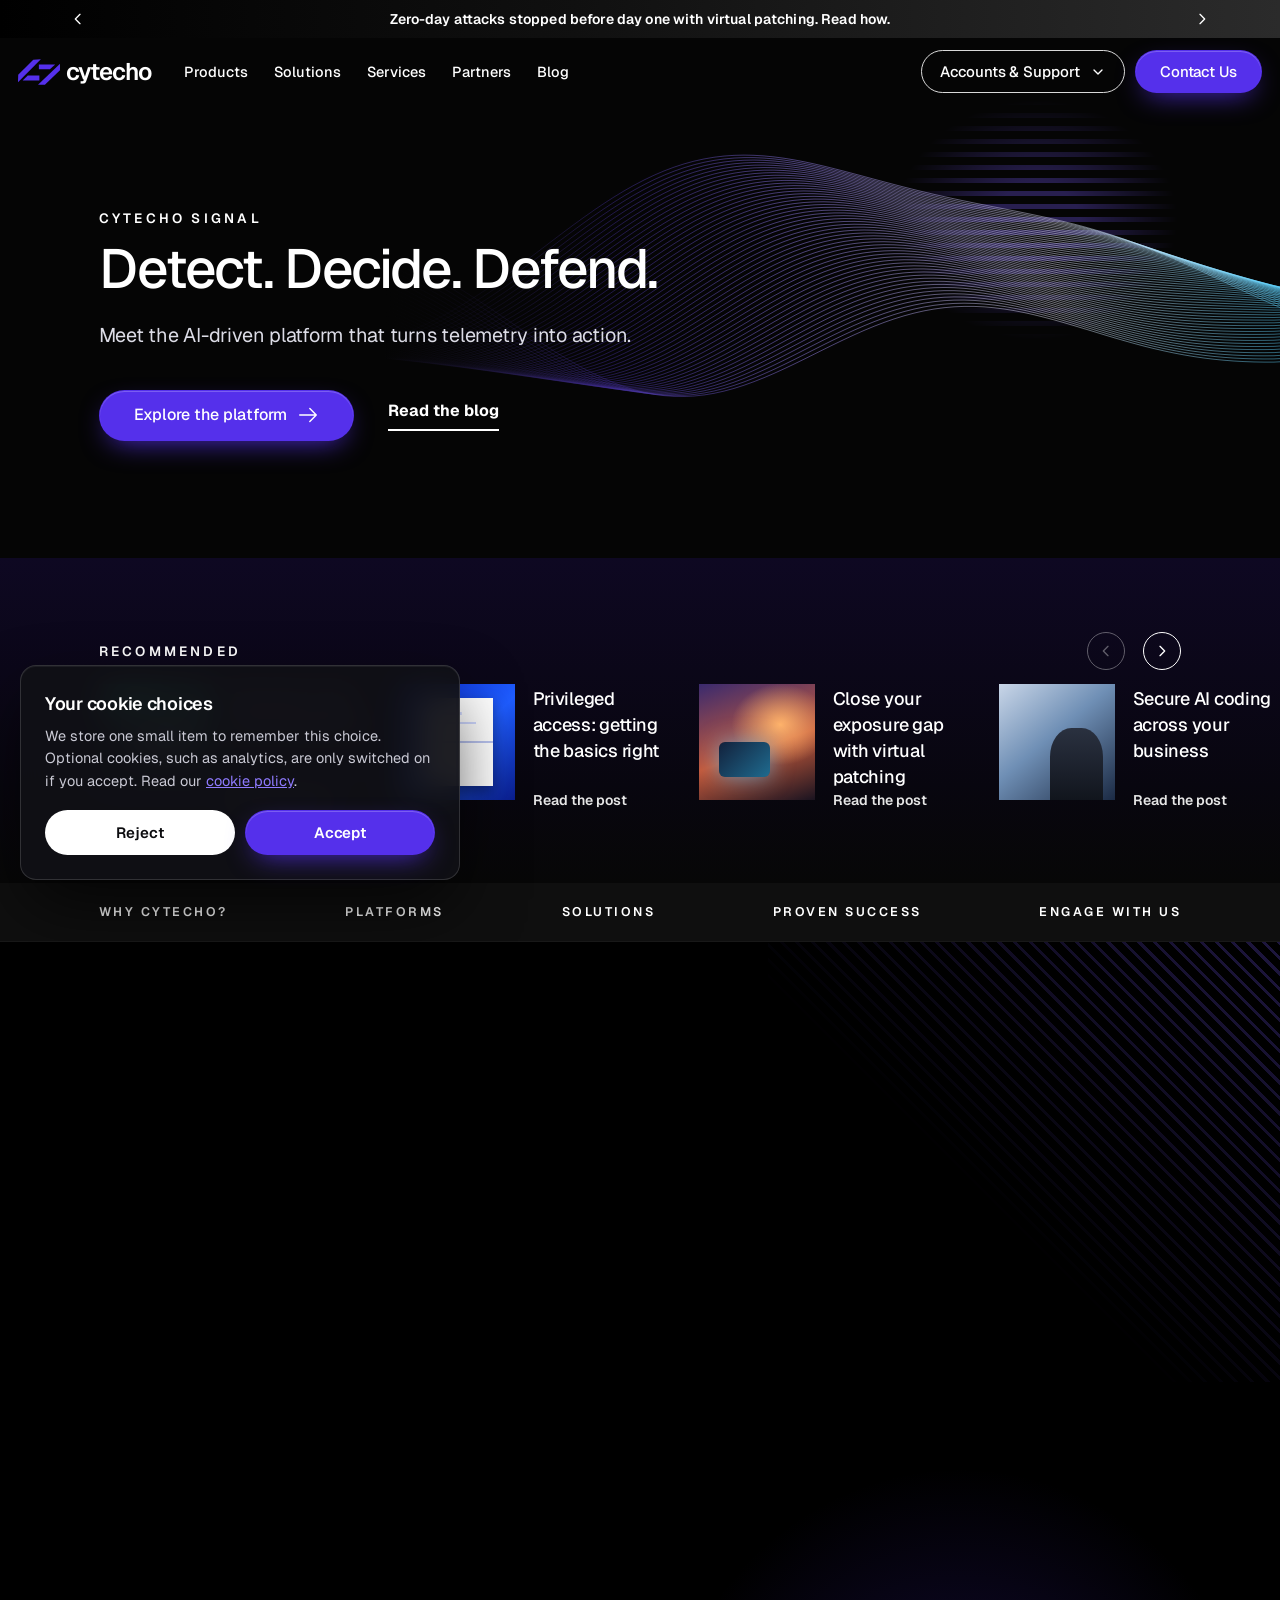
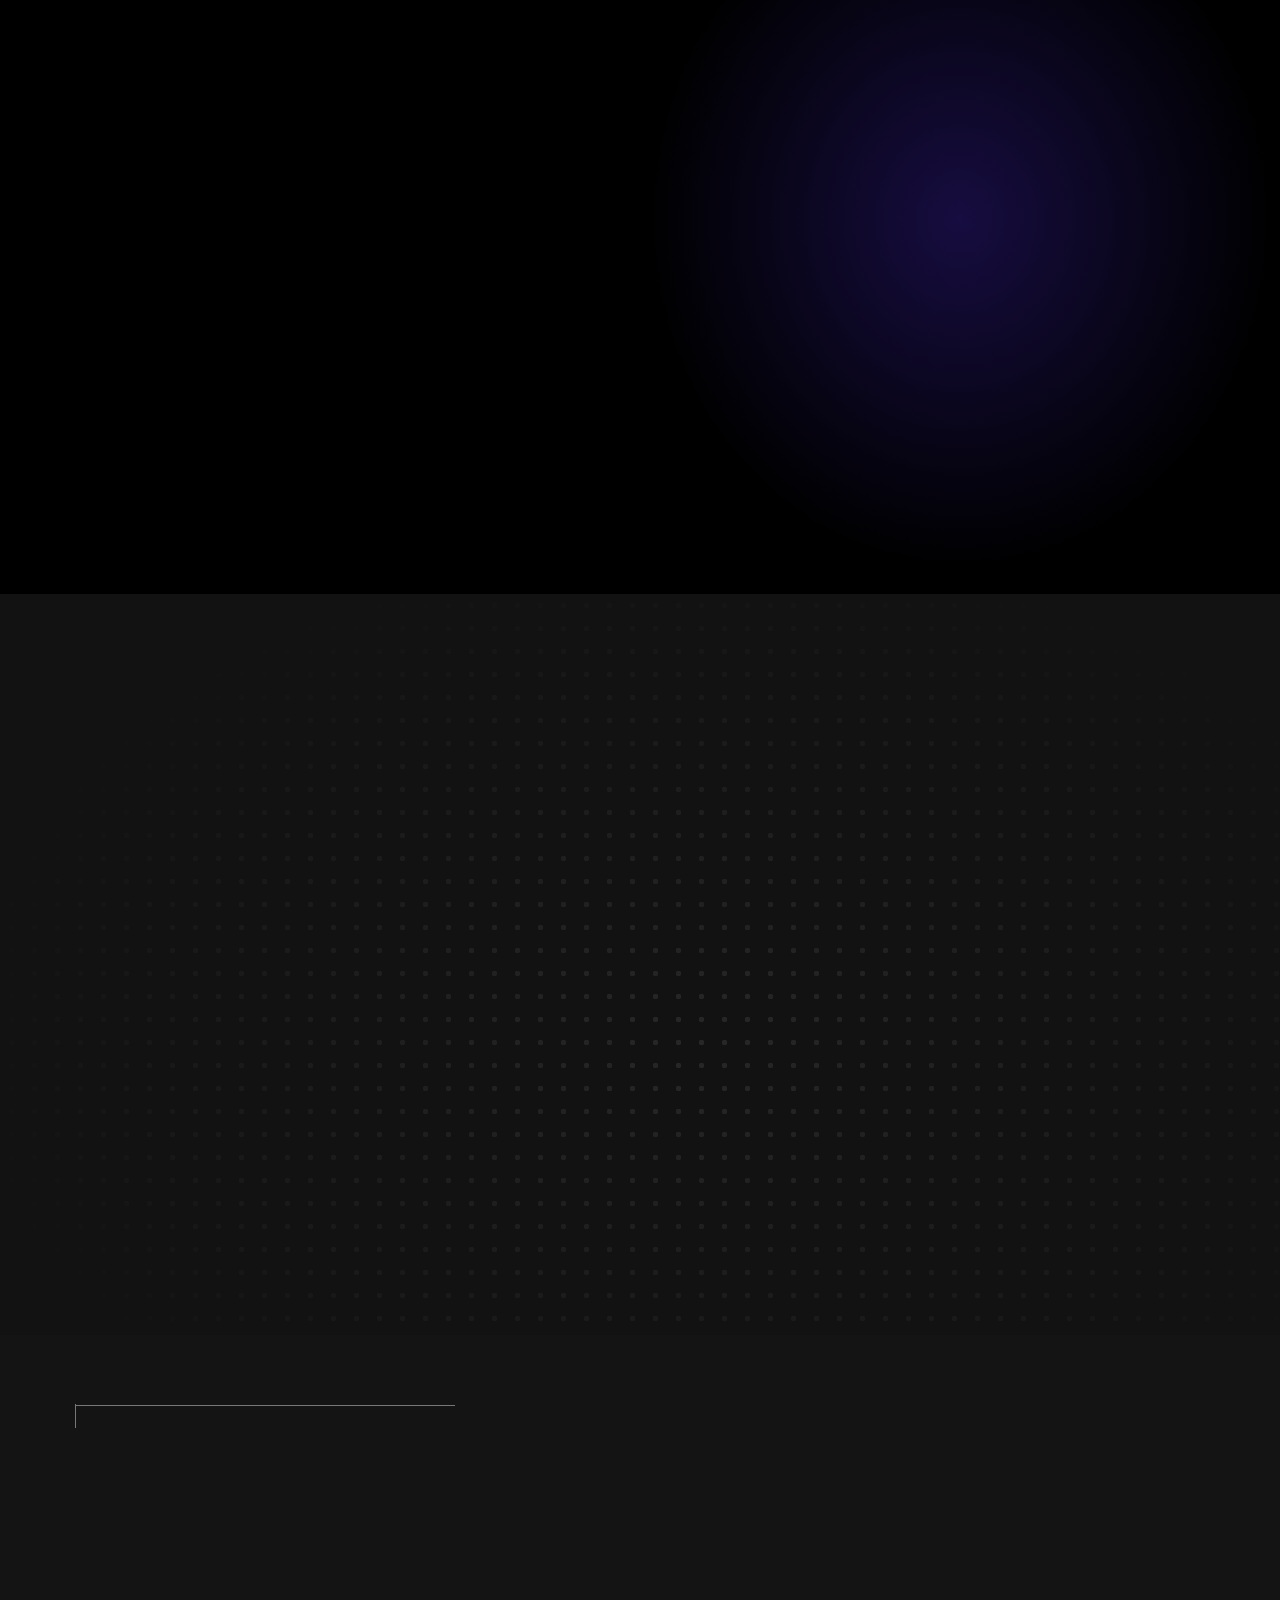
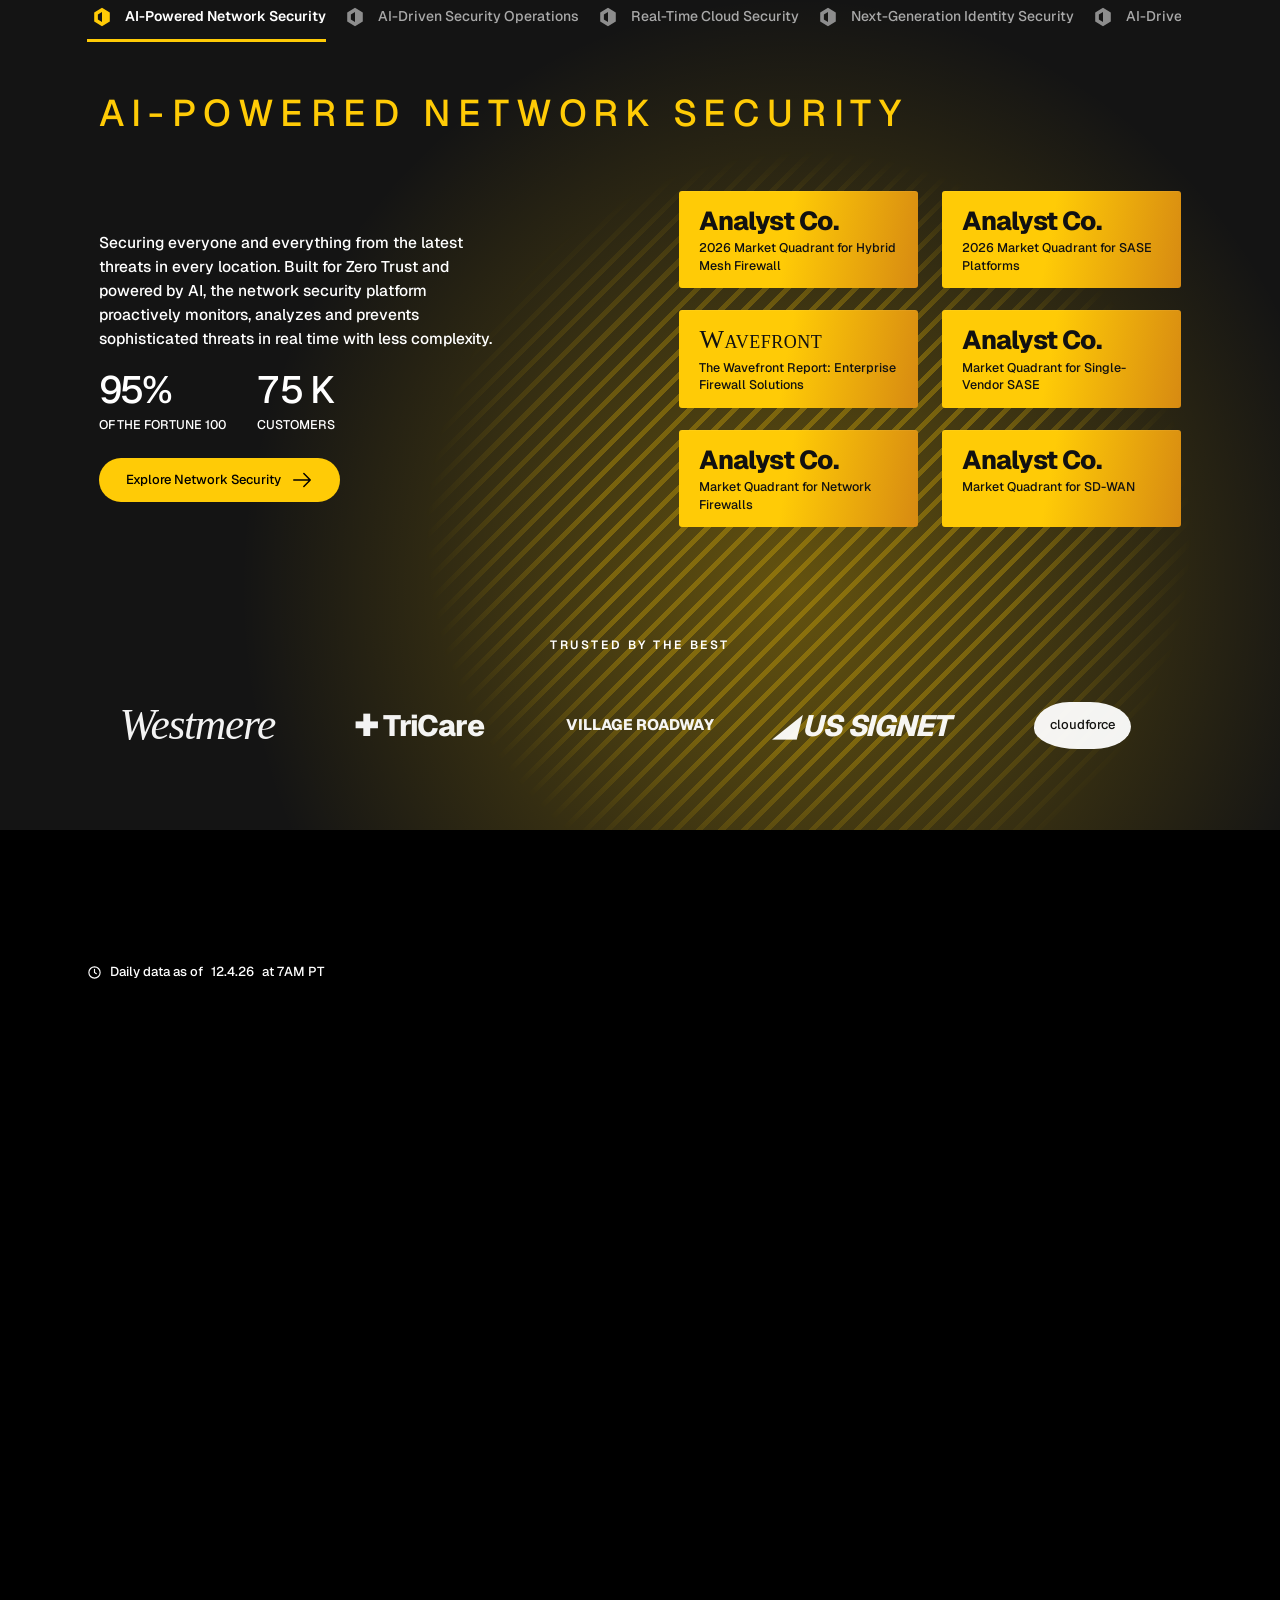
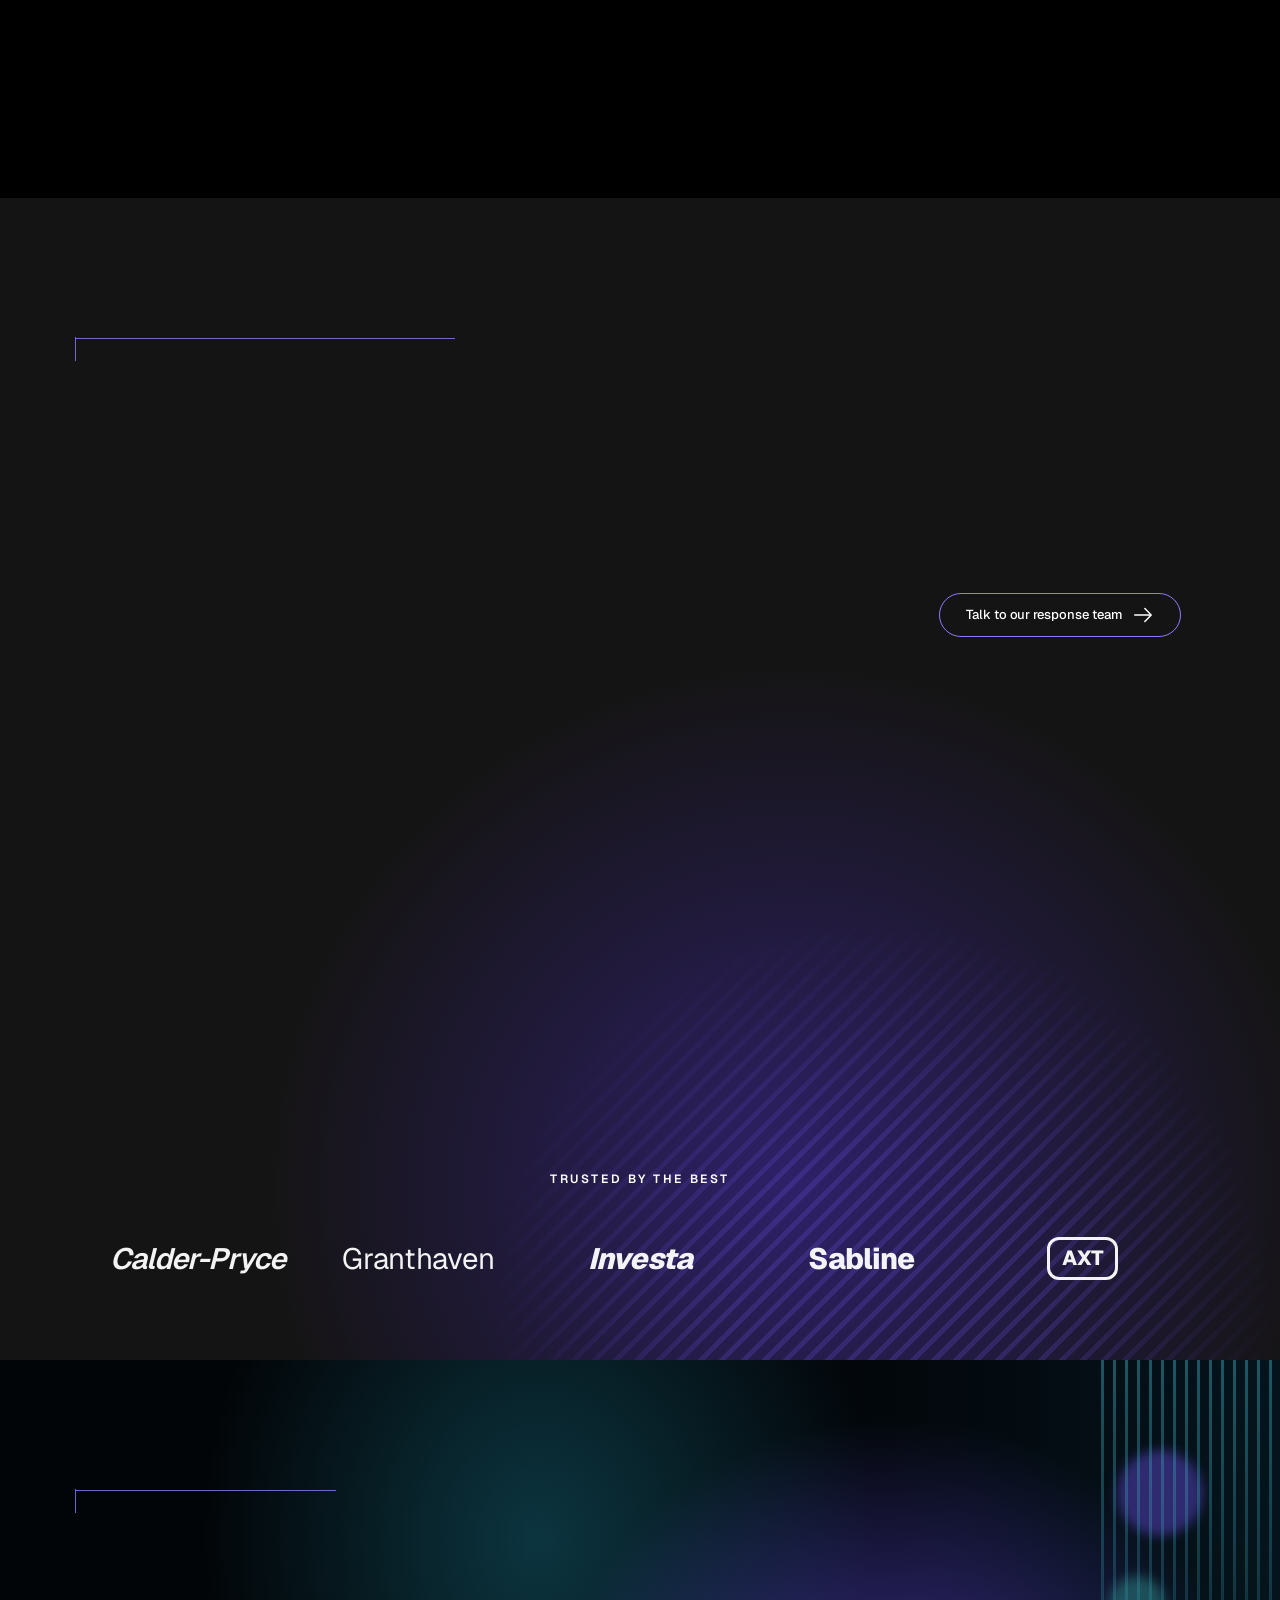
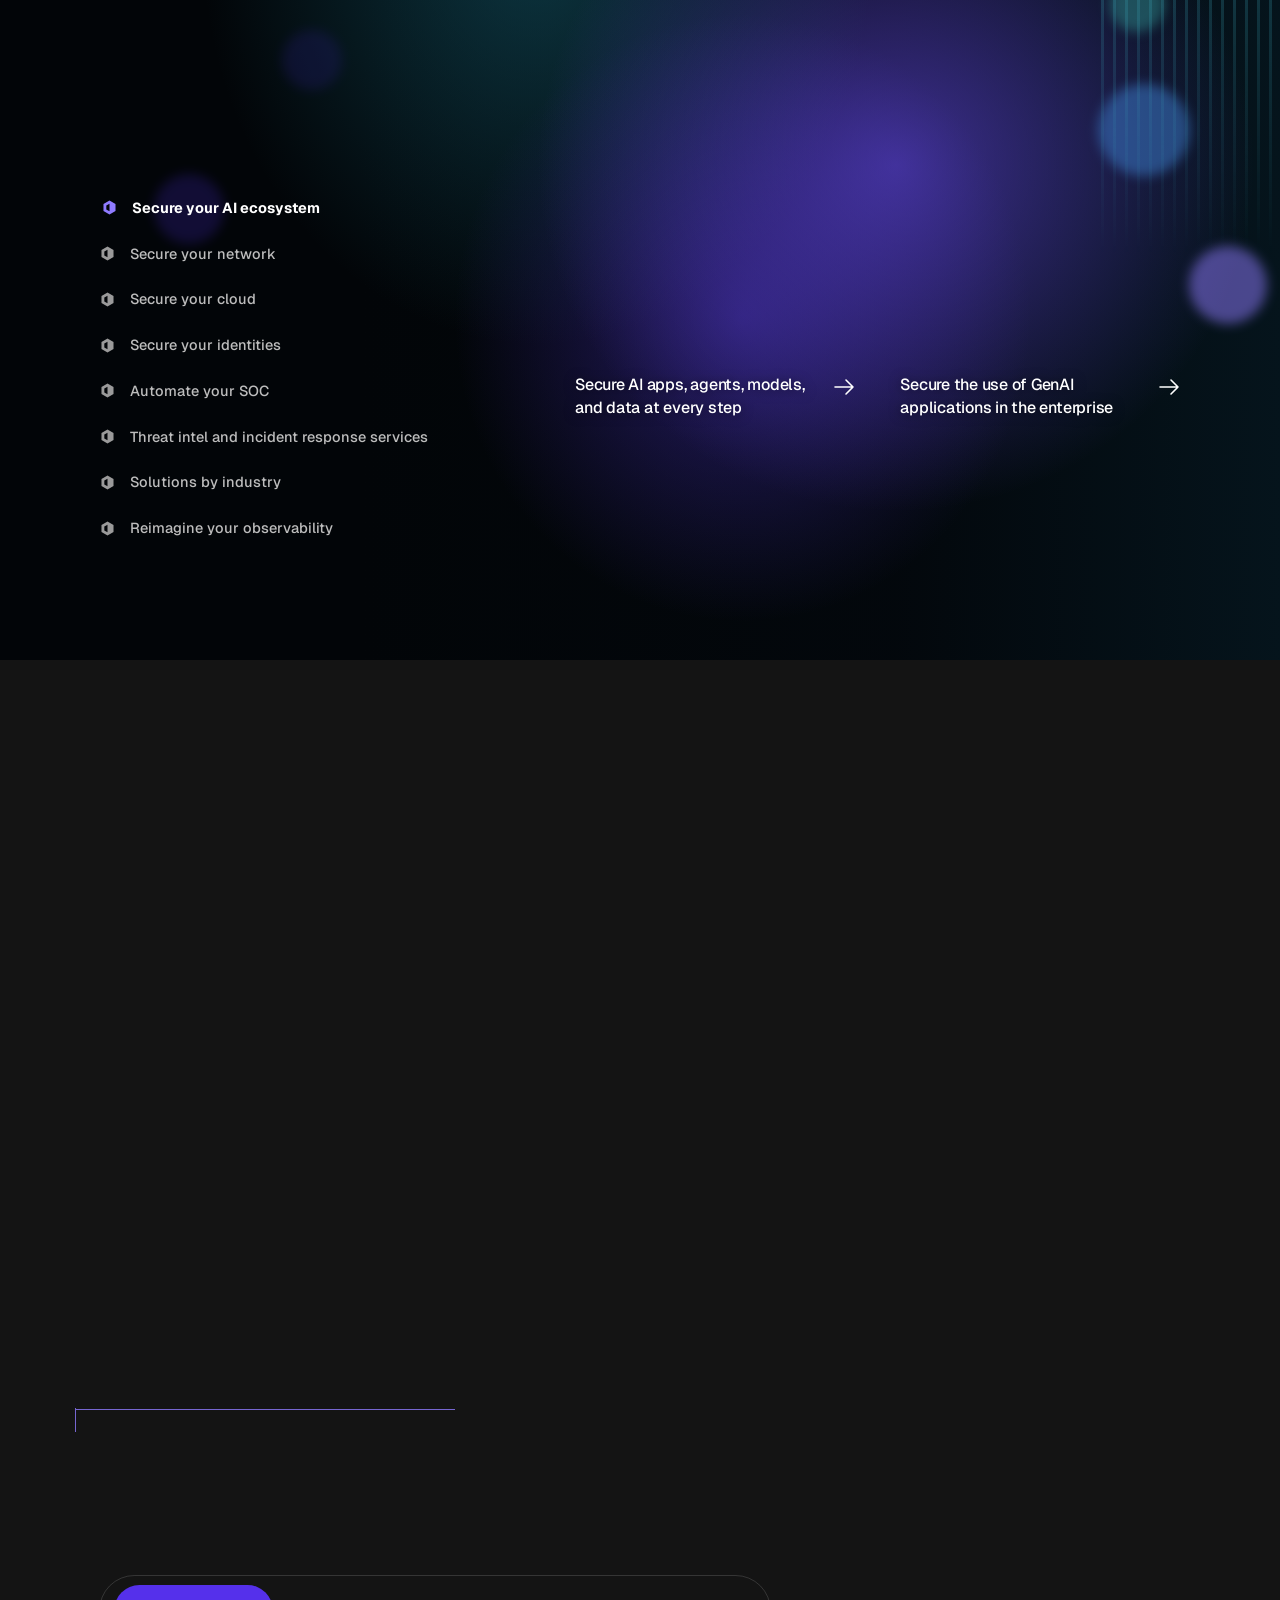
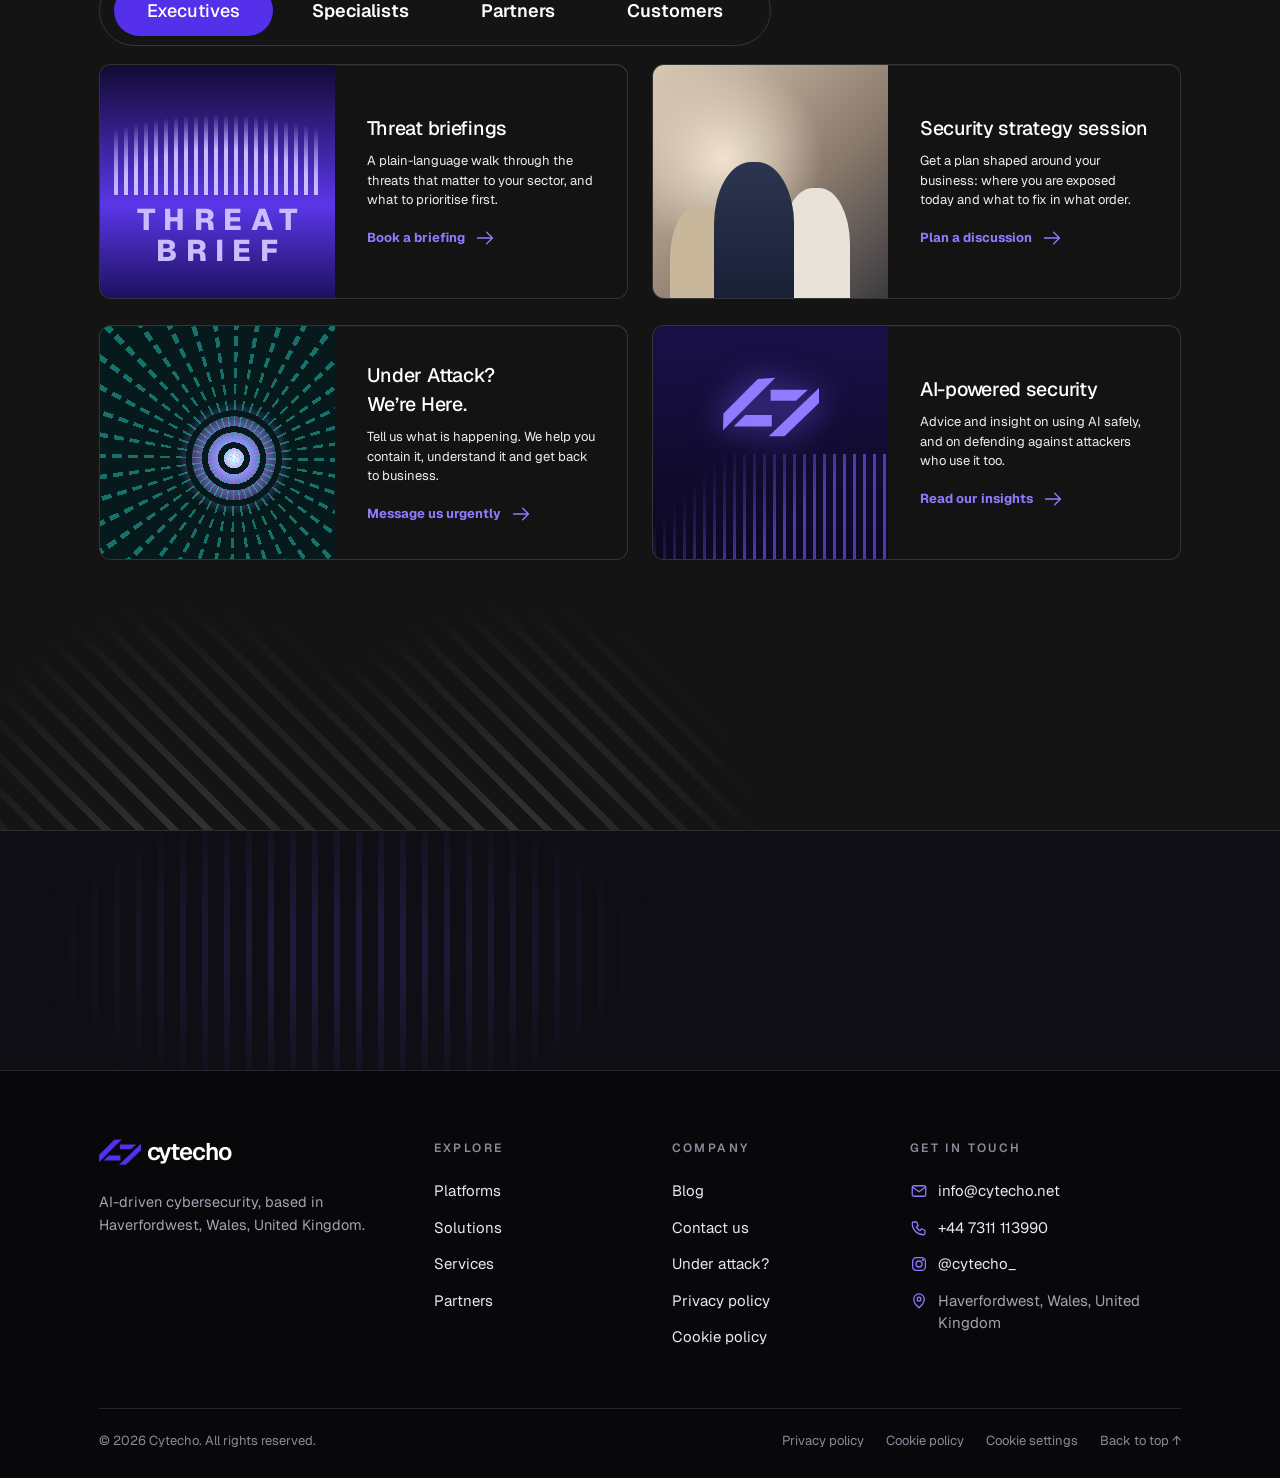
<file: index.html>
<!doctype html>
<html lang="en" id="top">
<head>
<meta charset="utf-8">
<meta name="viewport" content="width=device-width, initial-scale=1">
<title>Cytecho -  Enterprise Cybersecurity</title>
<meta name="description" content="Cytecho — Leader in Cybersecurity Protection & Software for enterprises.">
<link rel="icon" href="logo.svg" type="image/svg+xml">
<link rel="preconnect" href="https://fonts.googleapis.com">
<link rel="preconnect" href="https://fonts.gstatic.com" crossorigin>
<link href="https://fonts.googleapis.com/css2?family=Geist:wght@300..800&family=Geist+Mono:wght@400;500&display=swap" rel="stylesheet">
<link rel="stylesheet" href="styles.css">
</head>
<body>

<script src="layout.js"></script>

<main>

<!-- ============ Hero ============ -->
<section class="hero">
  <div class="hero-stripes" aria-hidden="true"></div>
  <canvas class="hero-canvas" id="heroCanvas" aria-hidden="true"></canvas>
  <div class="hero-fade" aria-hidden="true"></div>
  <div class="wrap hero-inner">
    <p class="eyebrow eyebrow-lg">Cytecho Signal</p>
    <h1>Detect. Decide. Defend.</h1>
    <p class="hero-sub">Meet the AI-driven platform that turns telemetry into action.</p>
    <div class="hero-cta">
      <a class="btn btn-primary btn-lg" href="#platforms">Explore the platform <svg><use href="#i-arrow"/></svg></a>
      <a class="link-underline" href="blog.html">Read the blog</a>
    </div>
  </div>
</section>

<!-- ============ Recommended ============ -->
<section class="reco">
  <div class="wrap">
    <div class="reco-head">
      <h2 class="eyebrow eyebrow-lg">Recommended</h2>
      <div class="reco-nav">
        <button class="round-btn" id="recoPrev" aria-label="Previous"><svg><use href="#i-chev-l"/></svg></button>
        <button class="round-btn" id="recoNext" aria-label="Next"><svg><use href="#i-chev-r"/></svg></button>
      </div>
    </div>
  </div>
  <div class="reco-track" id="recoTrack">
    <a class="reco-card" href="blog.html#frontier-ai-security"><span class="thumb t-aurora"><b>CYTECHO<i>LABS</i></b></span><span class="reco-body"><strong>Security in the era of frontier AI</strong><em>Read the post</em></span></a>
    <a class="reco-card" href="blog.html#privileged-access-basics"><span class="thumb t-report"></span><span class="reco-body"><strong>Privileged access: getting the basics right</strong><em>Read the post</em></span></a>
    <a class="reco-card" href="blog.html#virtual-patching-explained"><span class="thumb t-sunset"></span><span class="reco-body"><strong>Close your exposure gap with virtual patching</strong><em>Read the post</em></span></a>
    <a class="reco-card" href="blog.html#secure-ai-coding"><span class="thumb t-office"></span><span class="reco-body"><strong>Secure AI coding across your business</strong><em>Read the post</em></span></a>
    <a class="reco-card" href="blog.html#threat-landscape-2026"><span class="thumb t-magma"></span><span class="reco-body"><strong>What we are watching in the 2026 threat landscape</strong><em>Read the post</em></span></a>
    <a class="reco-card" href="blog.html#agentic-ai-soc"><span class="thumb t-grid"></span><span class="reco-body"><strong>What agentic AI means for your SOC</strong><em>Read the post</em></span></a>
  </div>
</section>

<!-- ============ Sticky section nav ============ -->
<nav class="section-nav" id="sectionNav" aria-label="On this page">
  <div class="wrap section-nav-inner">
    <a href="#why" data-spy="why">Why Cytecho?</a>
    <a href="#platforms" data-spy="platforms">Platforms</a>
    <a href="#solutions" data-spy="solutions">Solutions</a>
    <a href="#proven" data-spy="proven">Proven Success</a>
    <a href="#engage" data-spy="engage">Engage with Us</a>
  </div>
</nav>

<!-- ============ AI world ============ -->
<section class="ai" id="why">
  <div class="ai-hatch" aria-hidden="true"></div>
  <div class="ai-glow" aria-hidden="true"></div>
  <div class="wrap">
    <h2 class="display">A new <span class="accent">AI era</span> is here</h2>

    <div class="good">
      <div class="good-copy">
        <p class="eyebrow accent">The good news</p>
        <h3 class="h-lg">AI is rapidly transforming your organization</h3>
      </div>
      <div class="rings">
        <figure class="ring" data-pct="78">
          <div class="ring-art">
            <svg viewBox="0 0 120 120"><circle class="ring-track" cx="60" cy="60" r="52"/><circle class="ring-fill" cx="60" cy="60" r="52"/></svg>
            <span class="ring-num"><b data-count="78">78</b> %</span>
          </div>
          <figcaption><strong>~1.5X growth</strong><span>in usage in last<br>12 months</span></figcaption>
        </figure>
        <figure class="ring" data-pct="94">
          <div class="ring-art">
            <svg viewBox="0 0 120 120"><circle class="ring-track" cx="60" cy="60" r="52"/><circle class="ring-fill" cx="60" cy="60" r="52"/></svg>
            <span class="ring-num"><b data-count="94">94</b> %</span>
          </div>
          <figcaption><strong>development</strong><span>enterprises using gen AI<br>software</span></figcaption>
        </figure>
      </div>
    </div>

    <div class="bad">
      <div class="bars">
        <div class="bar-row" style="--p:56"><p>Increase in exploited zero days (YoY)</p><div class="bar-line"><span class="bar"></span><b><span data-count="56">56</span>%</b></div></div>
        <div class="bar-row" style="--p:73"><p>Increase in ransomware attacks (YoY)</p><div class="bar-line"><span class="bar"></span><b><span data-count="73">73</span>%</b></div></div>
        <div class="bar-row" style="--p:56"><p>Increase in data breaches and leaks (YoY)</p><div class="bar-line"><span class="bar"></span><b><span data-count="56">56</span>%</b></div></div>
      </div>
      <div class="bad-copy">
        <p class="eyebrow accent">The bad news</p>
        <h3 class="h-lg">Attackers are scaling just as fast.</h3>
      </div>
    </div>
  </div>
</section>

<!-- ============ Why ============ -->
<section class="why">
  <div class="dots" aria-hidden="true"></div>
  <div class="wrap">
    <div class="why-head">
      <div>
        <p class="eyebrow accent">Why Cytecho</p>
        <h2 class="h-xl">One platform lets you build on AI-ready infrastructure. <span class="accent">And AI-powered services keep everything secure.</span></h2>
      </div>
      <a class="btn btn-outline-accent" href="#platforms">See our platform approach <svg><use href="#i-arrow"/></svg></a>
    </div>
    <div class="why-cards">
      <article class="stat-card">
        <p class="stat-num"><span data-count="90">90</span> %</p>
        <h3>reduction in MTTR</h3>
        <p>Drive innovation and digital transformation with AI.</p>
      </article>
      <article class="stat-card">
        <p class="stat-num"><small>up to</small> <span data-count="7.9" data-dec="1">7.9</span> B</p>
        <h3>inline attacks blocked per day</h3>
        <p>Monitor, analyze and prevent sophisticated threats in real time with less complexity, so your organization can grow securely.</p>
      </article>
      <article class="stat-card">
        <p class="stat-num"><span data-count="134">134</span> B</p>
        <h3>endpoints scanned daily</h3>
        <p>Get better, faster security with an integrated suite of battle-tested, AI-driven products.</p>
      </article>
    </div>
  </div>
</section>

<!-- ============ Platforms ============ -->
<section class="platforms" id="platforms">
  <div class="plat-art" aria-hidden="true"></div>
  <div class="wrap">
    <div class="rule" aria-hidden="true"></div>
    <h2 class="h-xl plat-heading">Introducing the platforms, powered by Cytecho AI</h2>
    <div class="plat-tabs" id="platTabs" role="tablist"></div>
    <div class="plat-panel" id="platPanel" role="tabpanel"></div>
  </div>
</section>

<!-- ============ Bento ============ -->
<section class="bento-sec">
  <div class="wrap">
    <h2 class="h-xl"><span class="accent">Built to defend at</span> speed and scale.</h2>
    <p class="stamp"><svg><use href="#i-clock"/></svg> Daily data as of <span id="stamp">today</span> at 7AM PT</p>

    <div class="bento">
      <article class="tile tile-wide">
        <svg class="circuit" viewBox="0 0 800 430" preserveAspectRatio="xMidYMid slice" aria-hidden="true">
          <defs>
            <filter id="glow" x="-50%" y="-50%" width="200%" height="200%"><feGaussianBlur stdDeviation="4" result="b"/><feMerge><feMergeNode in="b"/><feMergeNode in="SourceGraphic"/></feMerge></filter>
          </defs>
          <g class="traces">
            <path d="M0 70h250l60-40h490M0 100h270l60-40h470M0 130h290l60-40h450M0 160h310l40-28h450"/>
            <path d="M0 330h330l70 60h400M0 360h300l70 60h430M0 300h360l70 60h370M130 430l60-50h180"/>
            <path d="M520 430l-80-70H330M560 430l-90-80"/>
          </g>
          <g class="hot" filter="url(#glow)">
            <path d="M170 220h250l60-105h145"/>
            <path d="M170 250h250l60 60h145"/>
            <path d="M665 150v130"/>
          </g>
          <g class="nodes">
            <rect x="85" y="185" width="84" height="84" rx="18"/><rect x="623" y="70" width="84" height="84" rx="18"/><rect x="623" y="270" width="84" height="84" rx="18"/>
          </g>
          <g class="glyphs" filter="url(#glow)">
            <path d="M108 236a11 11 0 0 1 3-21 15 15 0 0 1 29 2 10 10 0 0 1 2 19z"/><circle cx="127" cy="230" r="6"/><path d="M131 235l5 5"/>
            <path d="M665 92l18 7v13c0 12-8 20-18 24-10-4-18-12-18-24V99z"/><path d="M665 101l10 4v8c0 7-4 12-10 15-6-3-10-8-10-15v-8z" stroke-dasharray="3 3"/>
            <path d="M650 320a9 9 0 0 1 2-17 13 13 0 0 1 25 1 9 9 0 0 1 5 16z"/><rect x="655" y="316" width="14" height="11" rx="2"/><path d="M658 316v-4a4 4 0 0 1 8 0v4M676 312h10l-3-3M686 316h-10l3 3"/>
          </g>
        </svg>
        <div class="tile-foot"><p class="tile-num"><span data-count="1">1</span> T</p><p>Cloud Events Processed</p></div>
      </article>

      <article class="tile">
        <p class="eyebrow tile-eyebrow">Exploits detected</p>
        <div class="exploits">
          <ul>
            <li><i>⚑</i><span><b>Heartbleed</b>Severely impacts enterprise servers</span></li>
            <li><i>⬢</i><span><b>Spectre and Meltdown</b>Hardware-based vulnerabilities</span></li>
            <li><i>◈</i><span><b>EternalBlue</b>Code exploiting a vulnerability</span></li>
            <li><i>▣</i><span><b>ZeroLogon</b>Elevation of privilege vulnerability</span></li>
            <li><i>◆</i><span><b>Log4Shell</b>Remote code execution in logging</span></li>
            <li><i>⬟</i><span><b>Shellshock</b>Command injection through the shell</span></li>
          </ul>
        </div>
        <div class="tile-foot"><p class="tile-num"><span data-count="5.65" data-dec="2">5.65</span> K</p><p>Exploit Attempts Detected</p></div>
      </article>

      <article class="tile tile-rain">
        <div class="rain" aria-hidden="true"><i></i><i></i><i></i><i></i><i></i><i></i><i></i></div>
        <div class="shield-line" aria-hidden="true"><span></span><span class="core"><svg><use href="#i-mark"/></svg></span><span></span></div>
        <div class="tile-foot"><p class="tile-num"><span data-count="689.23" data-dec="2">689.23</span> K</p><p>Malware Executions Blocked</p></div>
      </article>

      <article class="tile tile-waves">
        <canvas id="tileWaves" aria-hidden="true"></canvas>
        <div class="tile-foot"><p class="tile-num"><span data-count="6.59" data-dec="2">6.59</span> B</p><p>New Unique Objects Analyzed</p></div>
      </article>

      <article class="tile">
        <div class="scan" aria-hidden="true">
          <svg viewBox="0 0 120 150">
            <g fill="none" stroke="currentColor" stroke-width="2.4" stroke-linecap="round">
              <path d="M38 118V70a22 22 0 0 1 44 0v48"/><path d="M46 124V72a14 14 0 0 1 28 0v52"/><path d="M54 128V74a6 6 0 0 1 12 0v54"/>
              <path d="M30 108V68a30 30 0 0 1 60 0v40"/><path d="M60 82v50"/>
              <path d="M30 60h-8M30 84h-10M90 60h8M90 92h10M38 126h-8M82 126h8"/>
            </g>
            <g fill="currentColor"><circle cx="20" cy="84" r="2.6"/><circle cx="100" cy="92" r="2.6"/><circle cx="22" cy="60" r="2.6"/><circle cx="98" cy="60" r="2.6"/><circle cx="60" cy="134" r="2.6"/></g>
          </svg>
          <b class="scan-bar"></b>
        </div>
        <div class="tile-foot"><p class="tile-num"><span data-count="19.46" data-dec="2">19.46</span> M</p><p>New Unique Attack Objects Identified</p></div>
      </article>

      <article class="tile tile-wide tile-code">
        <div class="code-win" aria-hidden="true"><pre id="code"></pre></div>
        <div class="tile-foot"><p class="tile-num"><span data-count="11.3" data-dec="1">11.3</span> B</p><p>Attacks Prevented Inline</p></div>
      </article>
    </div>
  </div>
</section>

<!-- ============ Services ============ -->
<section class="services" id="services">
  <div class="svc-art" aria-hidden="true"></div>
  <div class="wrap">
    <div class="rule" aria-hidden="true"></div>
    <h2 class="h-xl">Intel-led.<br>Ready to respond.</h2>
    <div class="svc-grid">
      <div class="svc-copy">
        <p class="eyebrow accent">Services</p>
        <h3 class="h-lg">Threat Intel &amp;<br>Incident Response</h3>
        <p class="lead">Our threat researchers, incident responders and security consultants guide you with a threat-informed approach before, during and after an incident.</p>
        <div class="mini-stats">
          <div><b>1 K+</b><span>Matters per year</span></div>
          <div><b>24 / 7 / 365</b><span>Incident response</span></div>
        </div>
      </div>
      <div class="svc-side">
        <a class="btn btn-outline-accent" href="contact.html">Talk to our response team <svg><use href="#i-arrow"/></svg></a>
        <div class="svc-tiles">
          <div><b>200+</b><span>threat researchers</span></div>
          <div><b>30 M</b><span>malware samples analyzed per day</span></div>
          <div><b>1 K+</b><span>incident response engagements a year</span></div>
          <div><b>150+</b><span>trusted partner of law firms</span></div>
        </div>
      </div>
    </div>
    <p class="eyebrow center trusted-label">Trusted by the best</p>
    <div class="logo-row">
      <span class="logo l-ital">Calder-Pryce</span><span class="logo l-light">Granthaven</span><span class="logo l-heavy l-ital">Investa</span><span class="logo l-heavy">Sabline</span><span class="logo l-box">AXT</span>
    </div>
  </div>
</section>

<!-- ============ Solutions ============ -->
<section class="solutions" id="solutions">
  <div class="sol-art" aria-hidden="true"><i></i><i></i><i></i><i></i><i></i><i></i></div>
  <div class="wrap sol-inner">
    <div class="sol-left">
      <div class="rule" aria-hidden="true"></div>
      <h2 class="h-xl">Secure everything,<br>everywhere —<br>with less complexity.</h2>
      <ul class="sol-list" id="solList"></ul>
    </div>
    <div class="sol-links" id="solLinks"></div>
  </div>
</section>

<!-- ============ Proven success ============ -->
<section class="proven" id="proven">
  <div class="wrap">
    <h2 class="h-lg center">Trusted by <span class="accent">the best</span></h2>
    <div class="logo-grid">
      <span class="logo l-sm">Resolute Life</span><span class="logo l-heavy">Brighter</span><span class="logo l-serif">d·sh</span><span class="logo l-cloud">cloudforce</span>
      <span class="logo l-serif l-xs">CAESURA<br>ENTERTAINMENT</span><span class="logo l-heavy l-big">flux.</span><span class="logo">AutoNova</span><span class="logo l-heavy l-ital">Aldon's</span>
      <span class="logo l-ital">Pharex</span><span class="logo l-sm l-bold">OMNIVersal</span><span class="logo l-big">◣slr</span><span class="logo l-box">BINGO</span>
    </div>
  </div>
</section>

<!-- ============ Engage ============ -->
<section class="engage" id="engage">
  <div class="wrap">
    <div class="rule" aria-hidden="true"></div>
    <h2 class="h-xl">With you today.<br>Ready for <span class="accent">what’s next.</span></h2>
    <div class="pill-tabs" id="engageTabs" role="tablist"></div>
    <div class="engage-grid" id="engageGrid"></div>
  </div>
  <div class="engage-hatch" aria-hidden="true"></div>
</section>

<!-- ============ Call to action ============ -->
<section class="cta-band">
  <div class="wrap cta-inner">
    <h2 class="h-lg">Talk to a Cytecho expert about securing what’s next.</h2>
    <div class="cta-actions">
      <a class="btn btn-primary btn-lg" href="contact.html">Contact us <svg><use href="#i-arrow"/></svg></a>
      <a class="btn btn-outline-light btn-lg" href="under-attack.html">Under attack?</a>
    </div>
  </div>
</section>

</main>

<script src="script.js"></script>
</body>
</html>
</file>
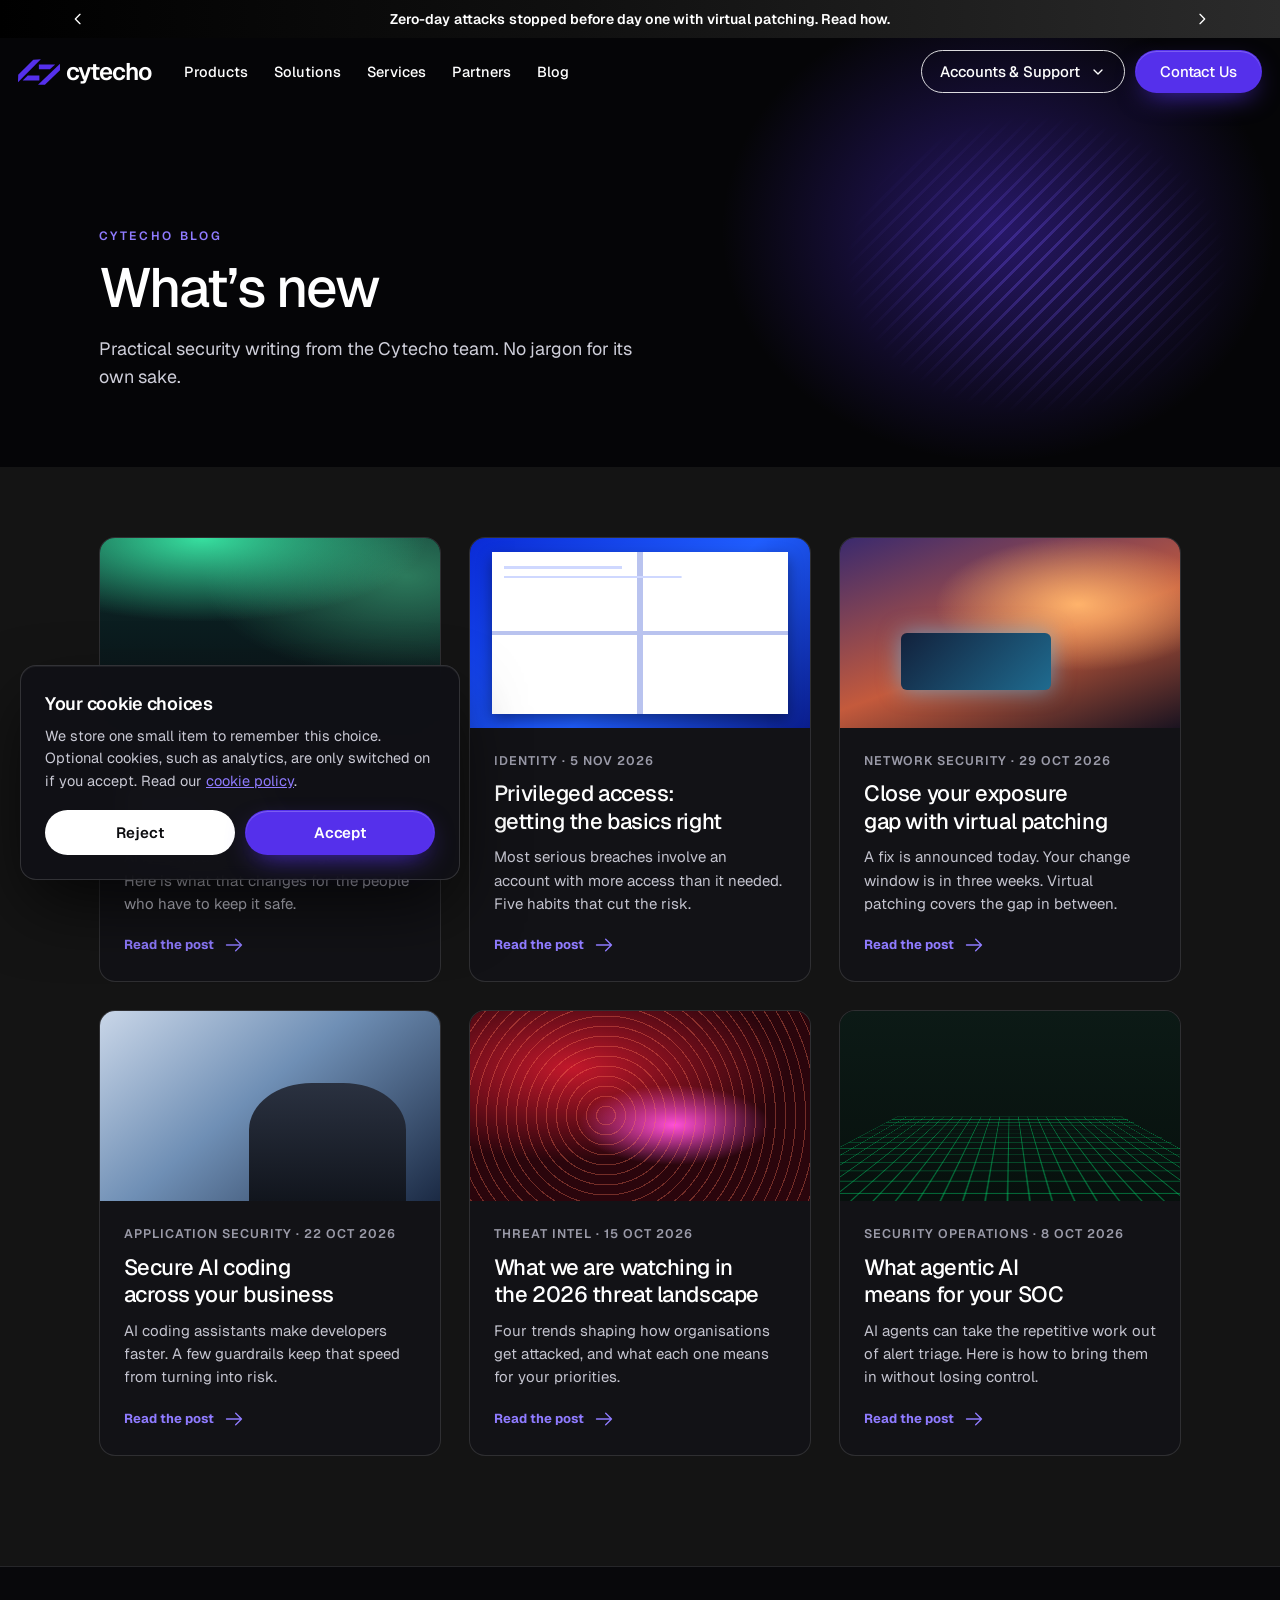
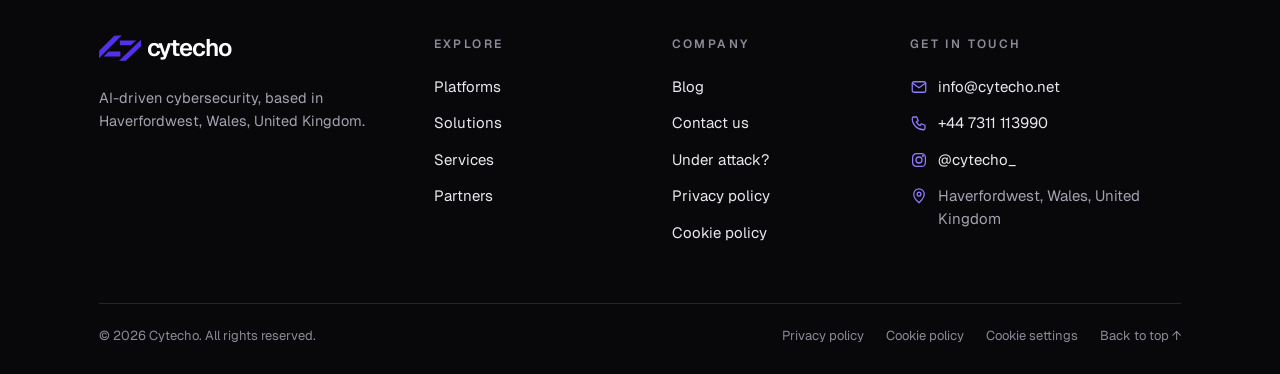
<file: blog.html>
<!doctype html>
<html lang="en" id="top">
<head>
<meta charset="utf-8">
<meta name="viewport" content="width=device-width, initial-scale=1">
<title>Blog — Cytecho</title>
<meta name="description" content="Practical security writing from the Cytecho team.">
<link rel="icon" href="logo.svg" type="image/svg+xml">
<link rel="preconnect" href="https://fonts.googleapis.com">
<link rel="preconnect" href="https://fonts.gstatic.com" crossorigin>
<link href="https://fonts.googleapis.com/css2?family=Geist:wght@300..800&family=Geist+Mono:wght@400;500&display=swap" rel="stylesheet">
<link rel="stylesheet" href="styles.css">
</head>
<body class="subpage">
<script src="layout.js"></script>

<main id="blogRoot"></main>

<script src="blog.js"></script>
</body>
</html>
</file>
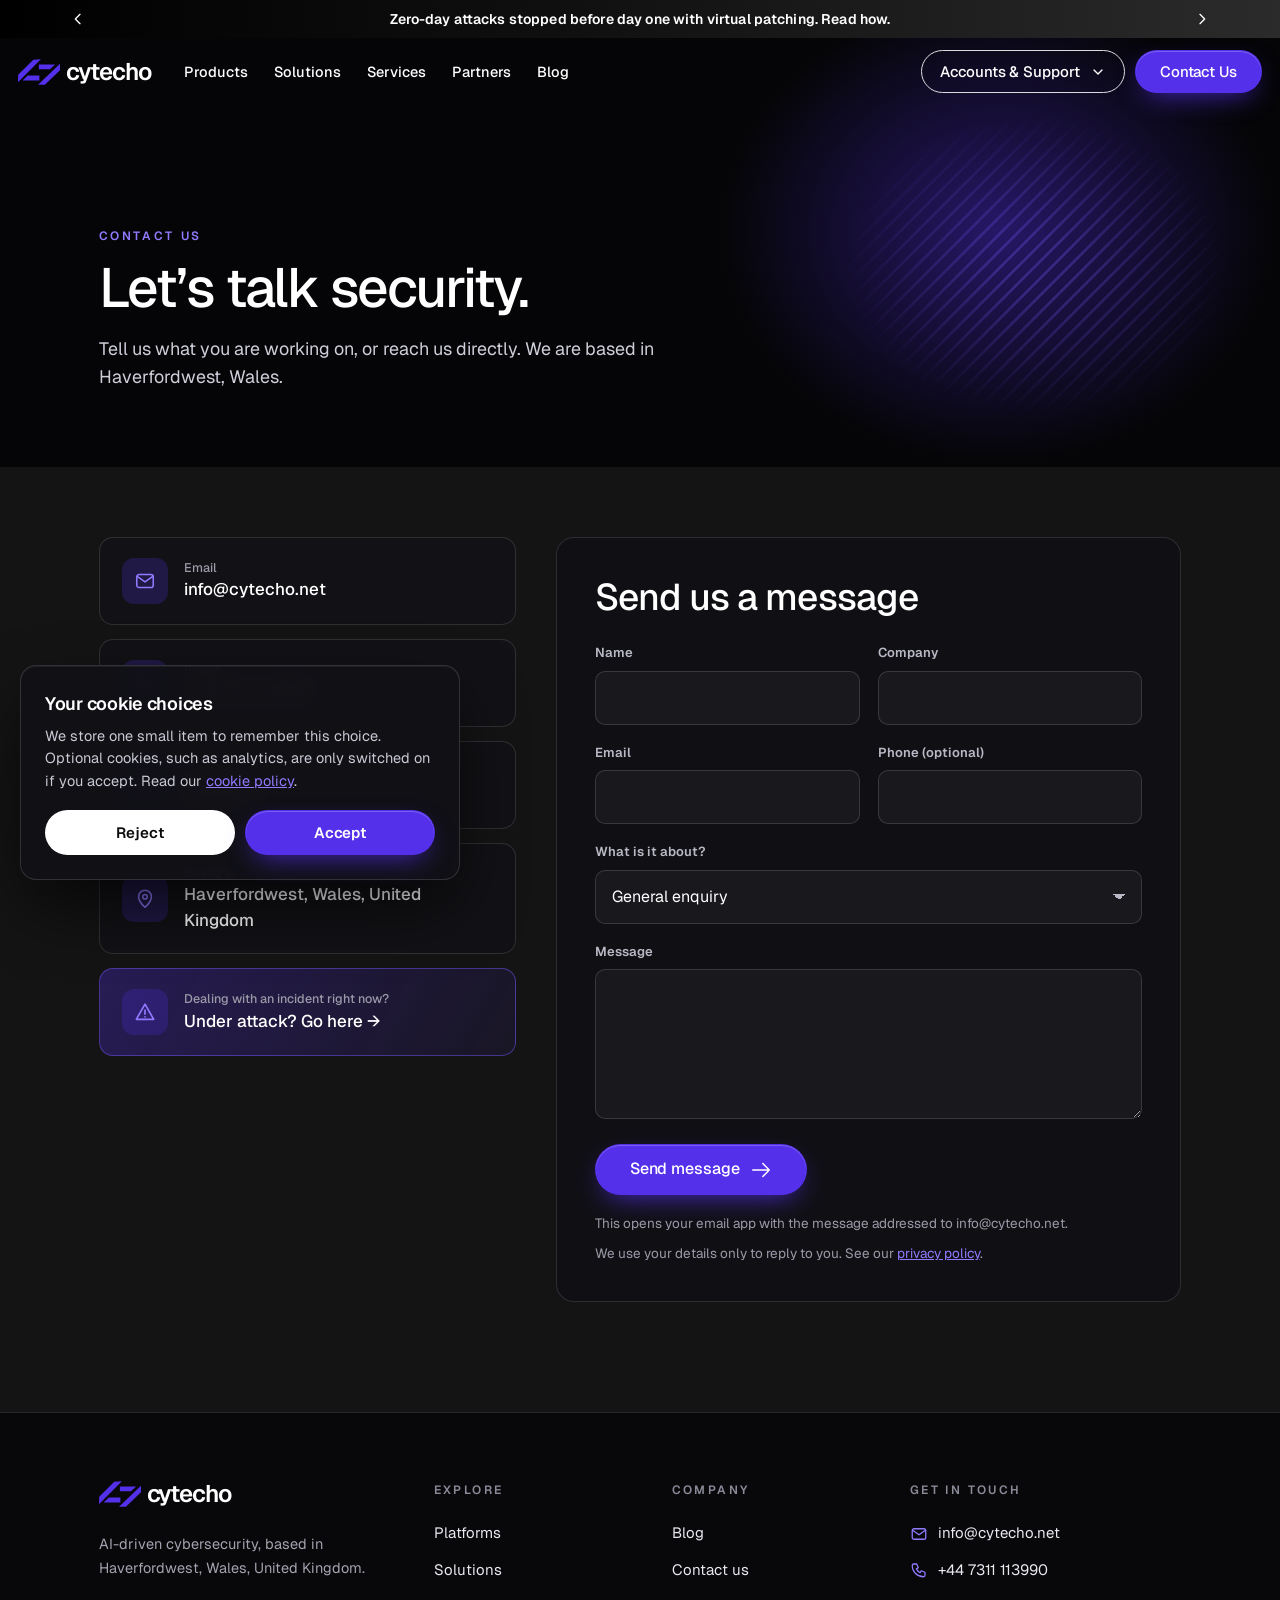
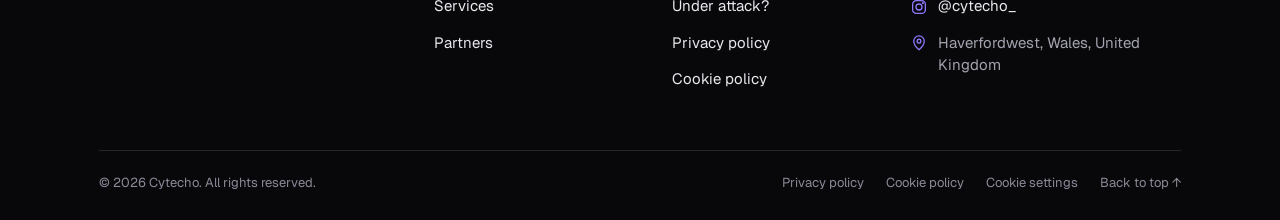
<file: contact.html>
<!doctype html>
<html lang="en" id="top">
<head>
<meta charset="utf-8">
<meta name="viewport" content="width=device-width, initial-scale=1">
<title>Contact us — Cytecho</title>
<meta name="description" content="Contact Cytecho. Based in Haverfordwest, Wales, United Kingdom.">
<link rel="icon" href="logo.svg" type="image/svg+xml">
<link rel="preconnect" href="https://fonts.googleapis.com">
<link rel="preconnect" href="https://fonts.gstatic.com" crossorigin>
<link href="https://fonts.googleapis.com/css2?family=Geist:wght@300..800&family=Geist+Mono:wght@400;500&display=swap" rel="stylesheet">
<link rel="stylesheet" href="styles.css">
</head>
<body class="subpage">
<script src="layout.js"></script>

<main>
  <section class="page-hero">
    <div class="wrap">
      <p class="eyebrow accent">Contact us</p>
      <h1 class="display">Let’s talk security.</h1>
      <p class="page-lead">Tell us what you are working on, or reach us directly. We are based in Haverfordwest, Wales.</p>
    </div>
  </section>

  <section class="page-body">
    <div class="wrap contact-grid">
      <div class="info-list">
        <a class="info-card" href="mailto:info@cytecho.net">
          <span class="info-ico"><svg aria-hidden="true"><use href="#i-mail"/></svg></span>
          <span><small>Email</small><b data-site="email">info@cytecho.net</b></span>
        </a>
        <a class="info-card" href="tel:+447311113990">
          <span class="info-ico"><svg aria-hidden="true"><use href="#i-phone"/></svg></span>
          <span><small>Phone</small><b data-site="phone">+44 7311 113990</b></span>
        </a>
        <a class="info-card" href="https://www.instagram.com/cytecho_/" target="_blank" rel="noopener">
          <span class="info-ico"><svg aria-hidden="true"><use href="#i-insta"/></svg></span>
          <span><small>Instagram</small><b data-site="instagram">@cytecho_</b></span>
        </a>
        <div class="info-card">
          <span class="info-ico"><svg aria-hidden="true"><use href="#i-pin"/></svg></span>
          <span><small>Based in</small><b data-site="place">Haverfordwest, Wales, United Kingdom</b></span>
        </div>
        <a class="info-card info-alert" href="under-attack.html">
          <span class="info-ico"><svg aria-hidden="true"><use href="#i-alert"/></svg></span>
          <span><small>Dealing with an incident right now?</small><b>Under attack? Go here →</b></span>
        </a>
      </div>

      <form class="form card-form" id="message" data-mailto data-subject="Website enquiry">
        <h2 class="h-lg">Send us a message</h2>
        <div class="form-row">
          <div class="field"><label for="c-name">Name</label><input id="c-name" name="Name" autocomplete="name" required></div>
          <div class="field"><label for="c-company">Company</label><input id="c-company" name="Company" autocomplete="organization"></div>
        </div>
        <div class="form-row">
          <div class="field"><label for="c-email">Email</label><input id="c-email" name="Email" type="email" autocomplete="email" required></div>
          <div class="field"><label for="c-phone">Phone (optional)</label><input id="c-phone" name="Phone" type="tel" autocomplete="tel"></div>
        </div>
        <div class="field">
          <label for="c-topic">What is it about?</label>
          <select id="c-topic" name="Topic">
            <option>General enquiry</option>
            <option>Network security</option>
            <option>Cloud security</option>
            <option>Identity security</option>
            <option>Security operations</option>
            <option>Partnership</option>
            <option>Support</option>
          </select>
        </div>
        <div class="field"><label for="c-msg">Message</label><textarea id="c-msg" name="Message" required></textarea></div>
        <button class="btn btn-primary btn-lg" type="submit">Send message <svg aria-hidden="true"><use href="#i-arrow"/></svg></button>
        <p class="form-note">This opens your email app with the message addressed to info@cytecho.net.</p>
        <p class="form-legal">We use your details only to reply to you. See our <a href="privacy.html">privacy policy</a>.</p>
      </form>
    </div>
  </section>
</main>

</body>
</html>
</file>
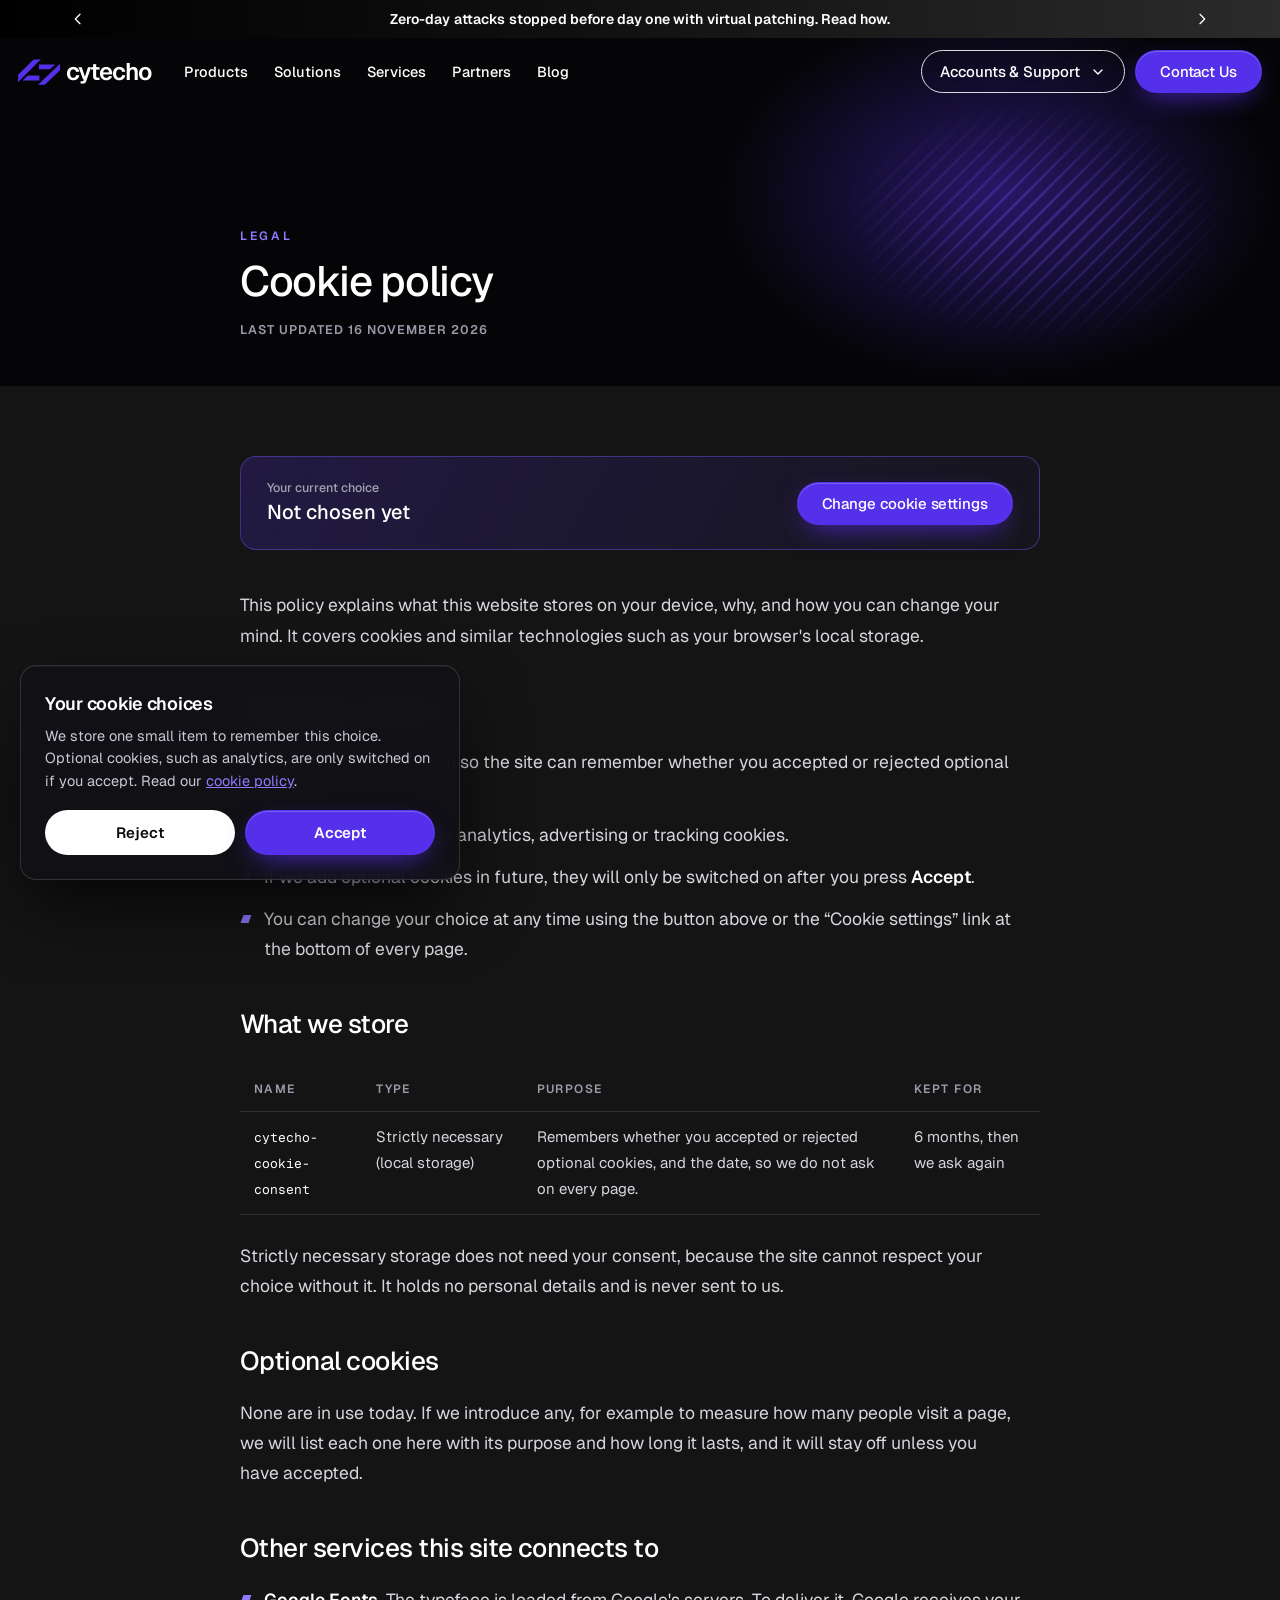
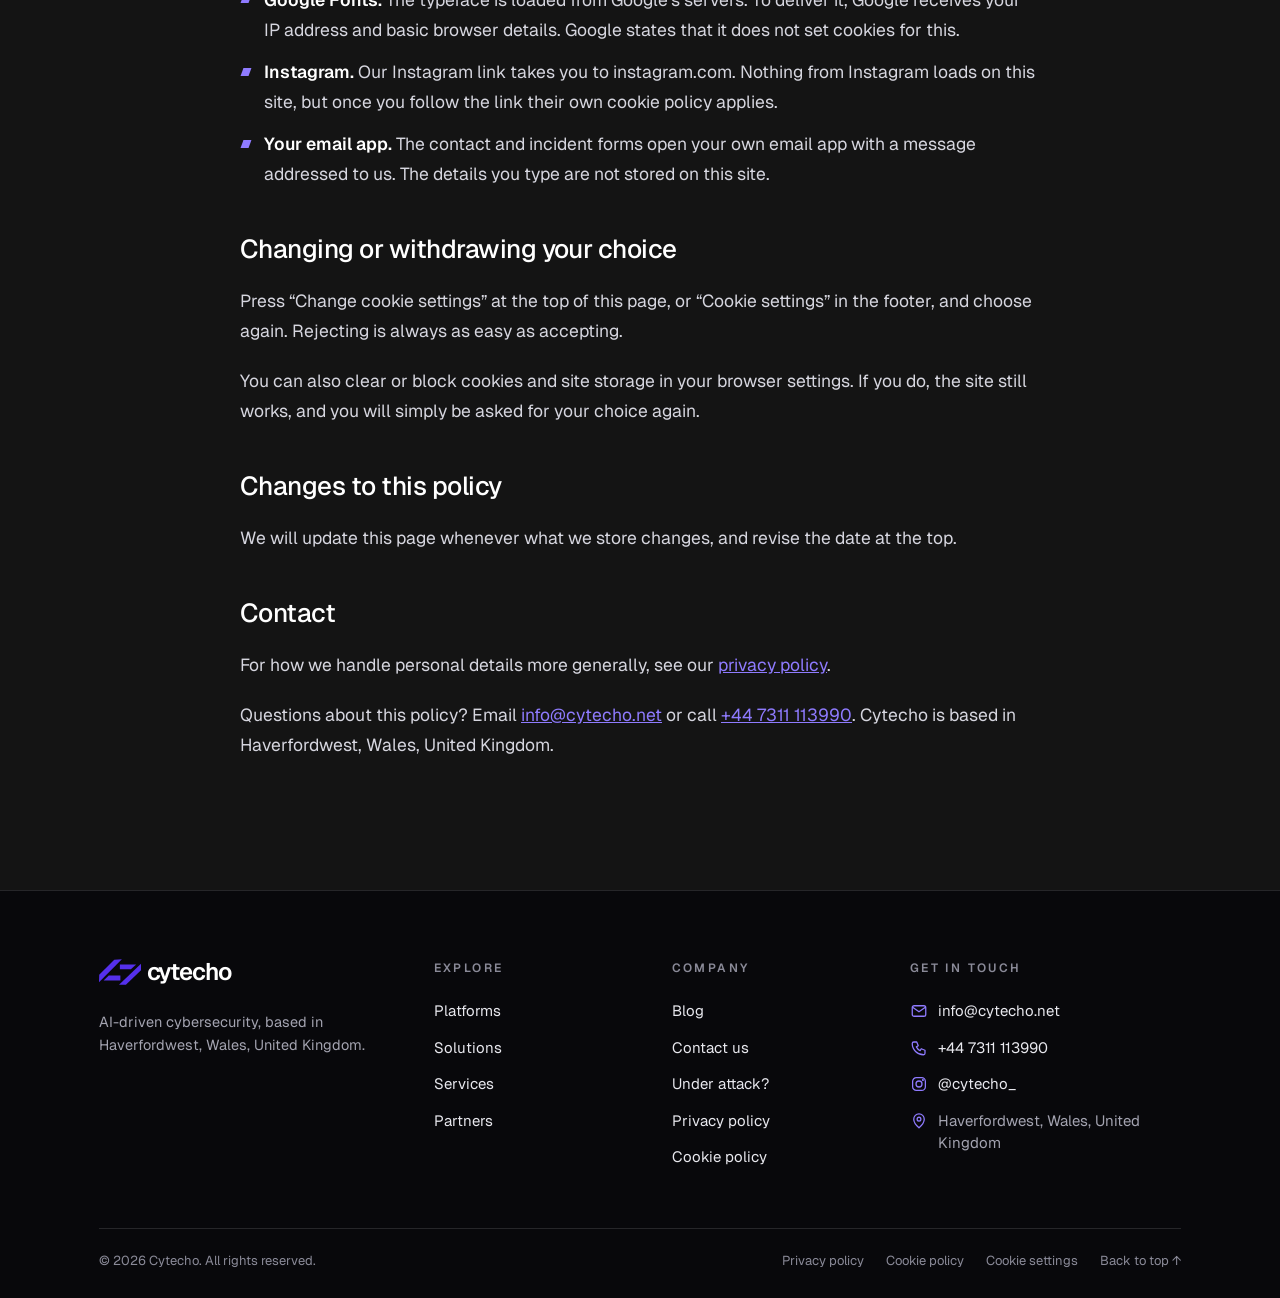
<file: cookies.html>
<!doctype html>
<html lang="en" id="top">
<head>
<meta charset="utf-8">
<meta name="viewport" content="width=device-width, initial-scale=1">
<title>Cookie policy — Cytecho</title>
<meta name="description" content="How Cytecho uses cookies and similar technologies, and how to change your choice.">
<link rel="icon" href="logo.svg" type="image/svg+xml">
<link rel="preconnect" href="https://fonts.googleapis.com">
<link rel="preconnect" href="https://fonts.gstatic.com" crossorigin>
<link href="https://fonts.googleapis.com/css2?family=Geist:wght@300..800&family=Geist+Mono:wght@400;500&display=swap" rel="stylesheet">
<link rel="stylesheet" href="styles.css">
</head>
<body class="subpage">
<script src="layout.js"></script>

<main>
  <section class="page-hero page-hero-sm">
    <div class="wrap article-wrap">
      <p class="eyebrow accent">Legal</p>
      <h1 class="h-xl">Cookie policy</h1>
      <p class="post-meta">Last updated 16 November 2026</p>
    </div>
  </section>

  <section class="page-body">
    <div class="wrap article-wrap">
      <div class="consent-box">
        <div><small>Your current choice</small><b data-cookie-status>Not chosen yet</b></div>
        <button class="btn btn-primary" type="button" data-cookie-settings>Change cookie settings</button>
      </div>

      <article class="article policy">
        <p>This policy explains what this website stores on your device, why, and how you can change your mind. It covers cookies and similar technologies such as your browser's local storage.</p>

        <h2>The short version</h2>
        <ul>
          <li>We store one small item so the site can remember whether you accepted or rejected optional cookies.</li>
          <li>We do not currently use analytics, advertising or tracking cookies.</li>
          <li>If we add optional cookies in future, they will only be switched on after you press <strong>Accept</strong>.</li>
          <li>You can change your choice at any time using the button above or the “Cookie settings” link at the bottom of every page.</li>
        </ul>

        <h2>What we store</h2>
        <div class="table-scroll">
          <table class="policy-table">
            <thead><tr><th>Name</th><th>Type</th><th>Purpose</th><th>Kept for</th></tr></thead>
            <tbody>
              <tr>
                <td><code>cytecho-cookie-consent</code></td>
                <td>Strictly necessary (local storage)</td>
                <td>Remembers whether you accepted or rejected optional cookies, and the date, so we do not ask on every page.</td>
                <td>6 months, then we ask again</td>
              </tr>
            </tbody>
          </table>
        </div>
        <p>Strictly necessary storage does not need your consent, because the site cannot respect your choice without it. It holds no personal details and is never sent to us.</p>

        <h2>Optional cookies</h2>
        <p>None are in use today. If we introduce any, for example to measure how many people visit a page, we will list each one here with its purpose and how long it lasts, and it will stay off unless you have accepted.</p>

        <h2>Other services this site connects to</h2>
        <ul>
          <li><strong>Google Fonts.</strong> The typeface is loaded from Google's servers. To deliver it, Google receives your IP address and basic browser details. Google states that it does not set cookies for this.</li>
          <li><strong>Instagram.</strong> Our Instagram link takes you to instagram.com. Nothing from Instagram loads on this site, but once you follow the link their own cookie policy applies.</li>
          <li><strong>Your email app.</strong> The contact and incident forms open your own email app with a message addressed to us. The details you type are not stored on this site.</li>
        </ul>

        <h2>Changing or withdrawing your choice</h2>
        <p>Press “Change cookie settings” at the top of this page, or “Cookie settings” in the footer, and choose again. Rejecting is always as easy as accepting.</p>
        <p>You can also clear or block cookies and site storage in your browser settings. If you do, the site still works, and you will simply be asked for your choice again.</p>

        <h2>Changes to this policy</h2>
        <p>We will update this page whenever what we store changes, and revise the date at the top.</p>

        <h2>Contact</h2>
        <p>For how we handle personal details more generally, see our <a href="privacy.html">privacy policy</a>.</p>
        <p>Questions about this policy? Email <a data-site="email" href="mailto:info@cytecho.net">info@cytecho.net</a> or call <a data-site="phone" href="tel:+447311113990">+44 7311 113990</a>. Cytecho is based in <span data-site="place">Haverfordwest, Wales, United Kingdom</span>.</p>
      </article>
    </div>
  </section>
</main>

</body>
</html>
</file>
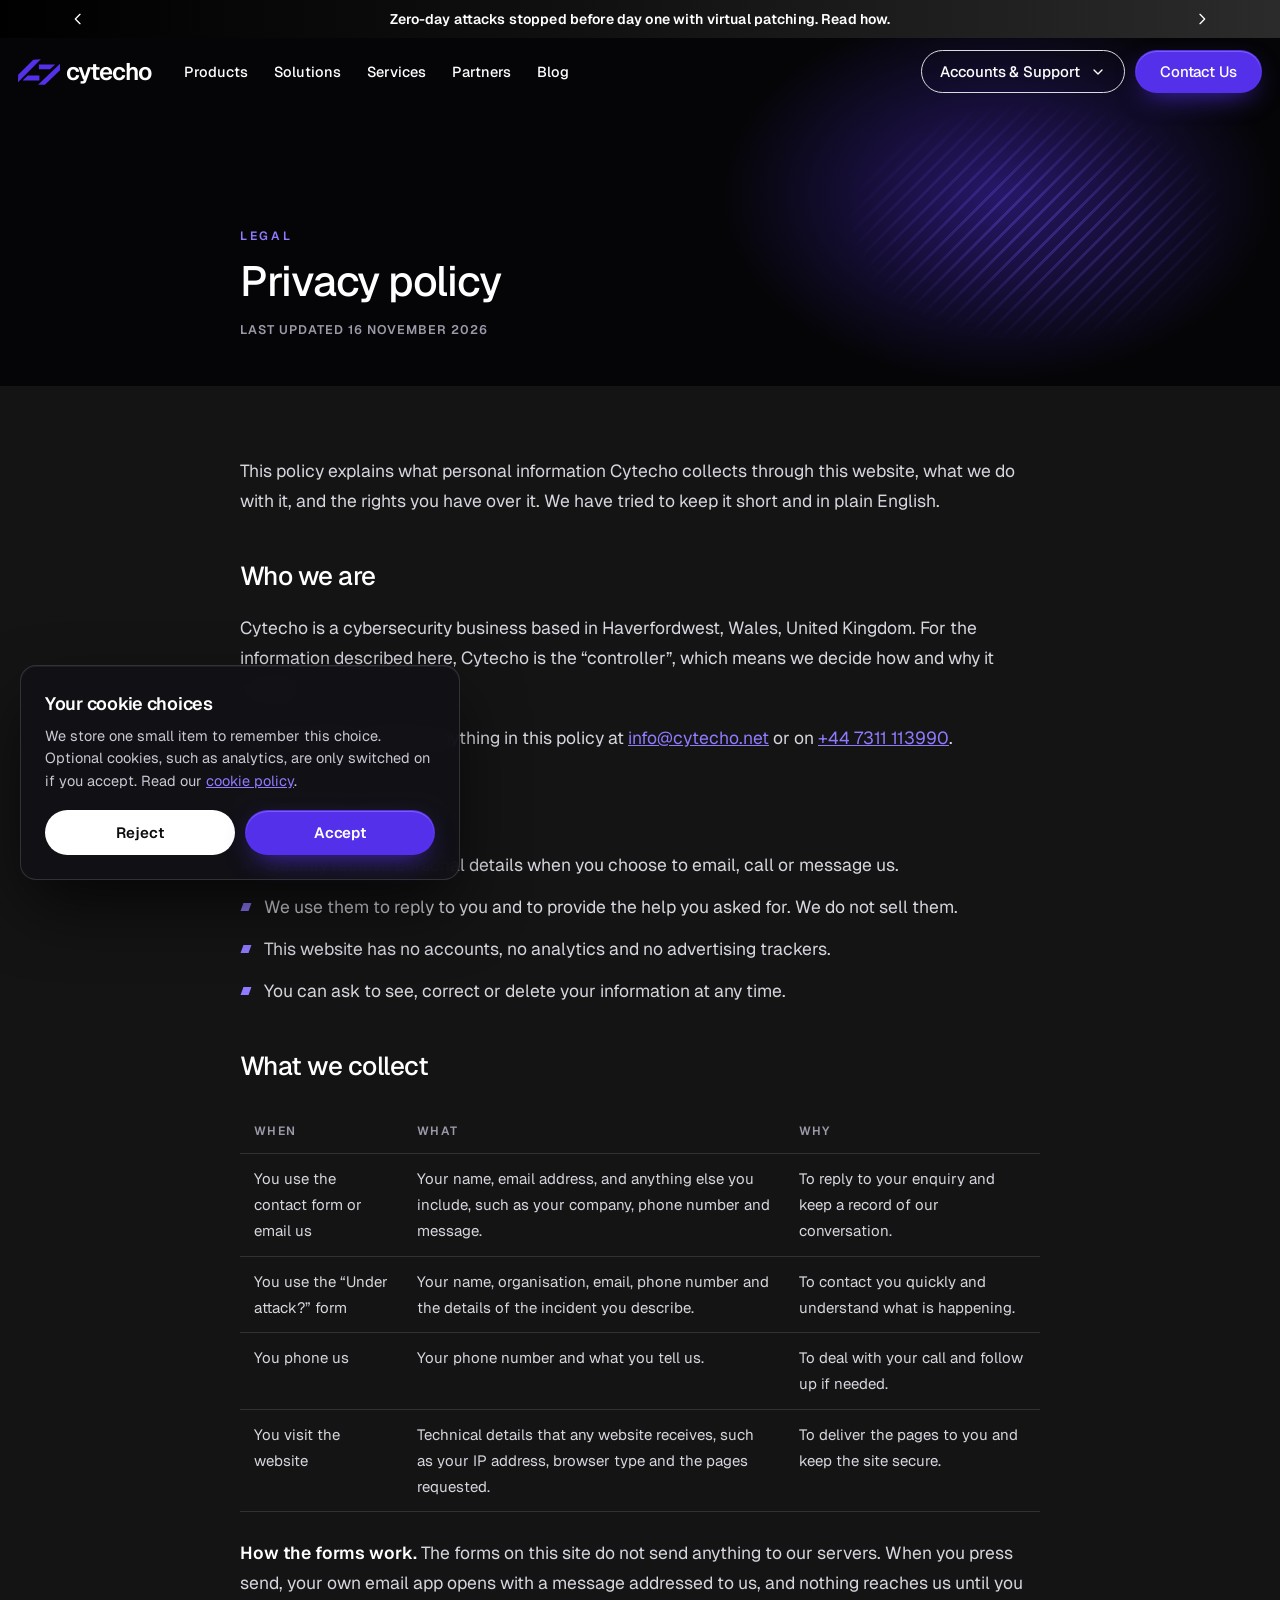
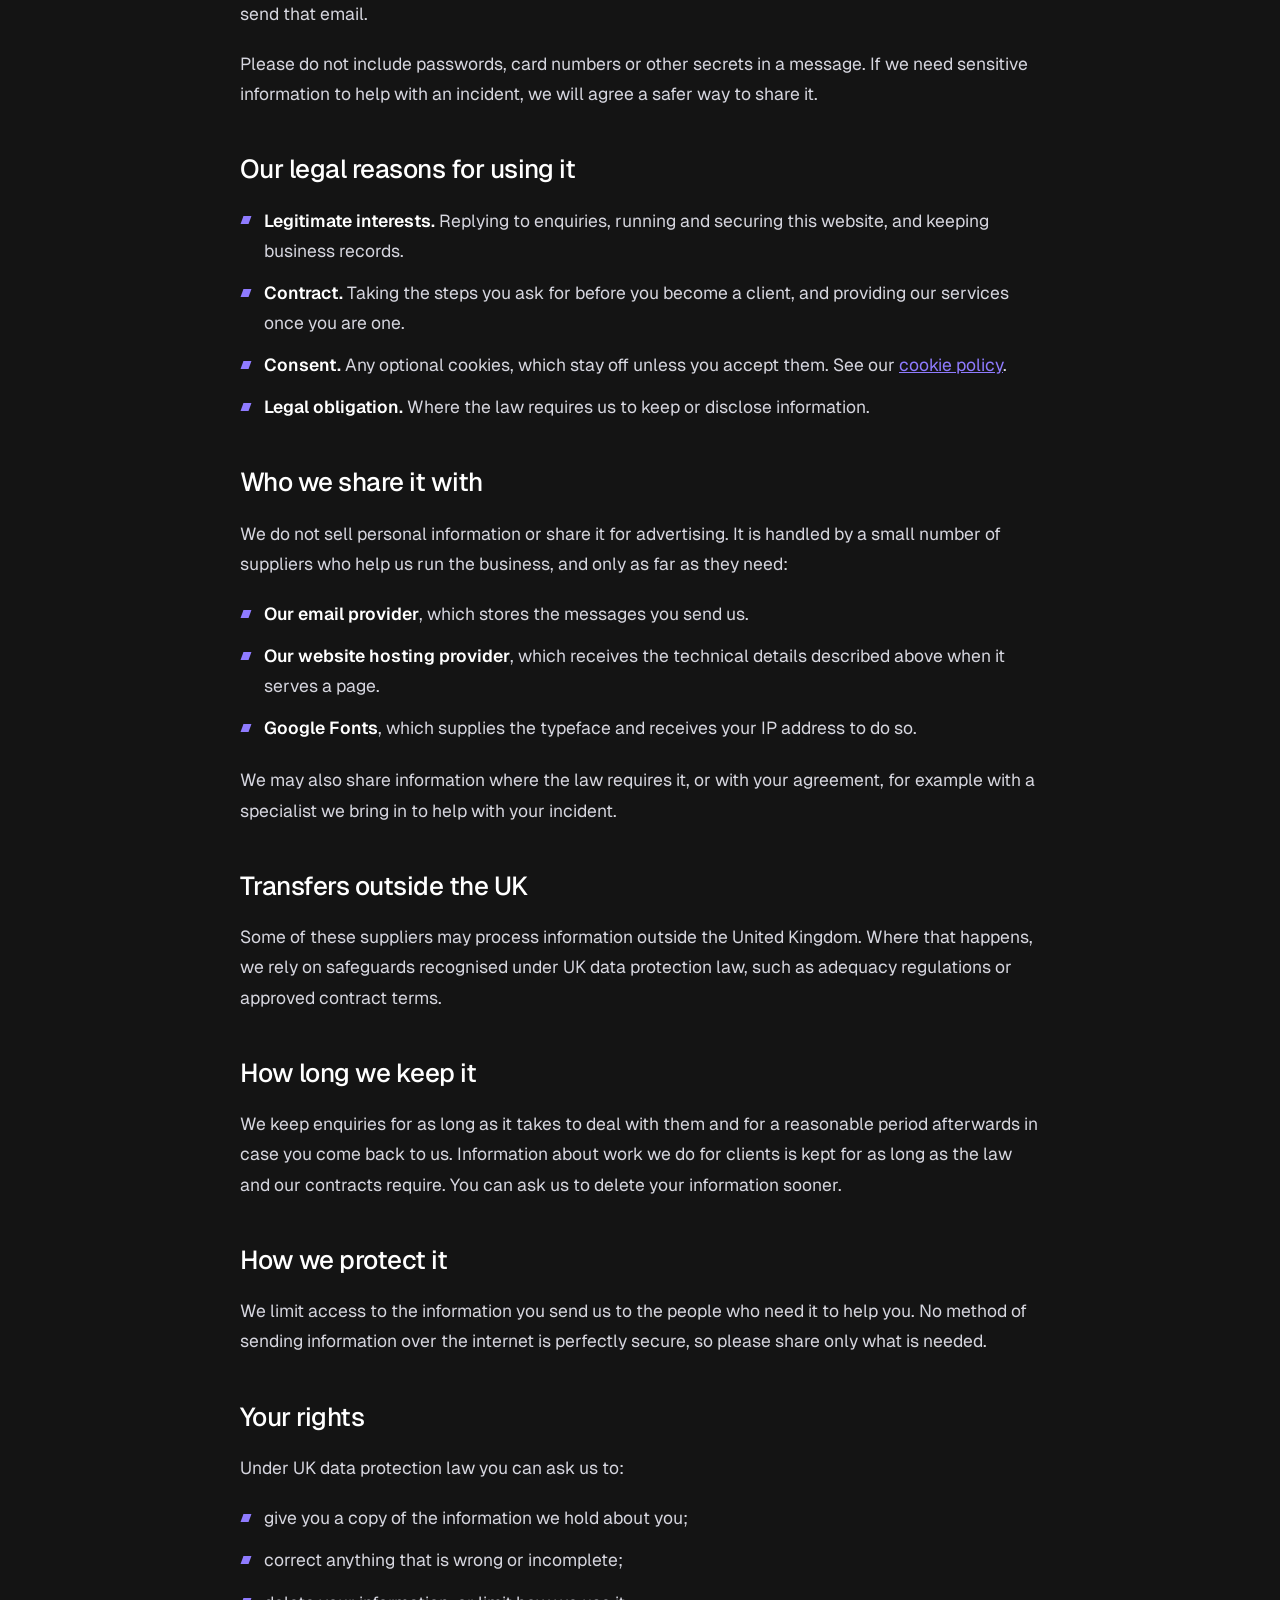
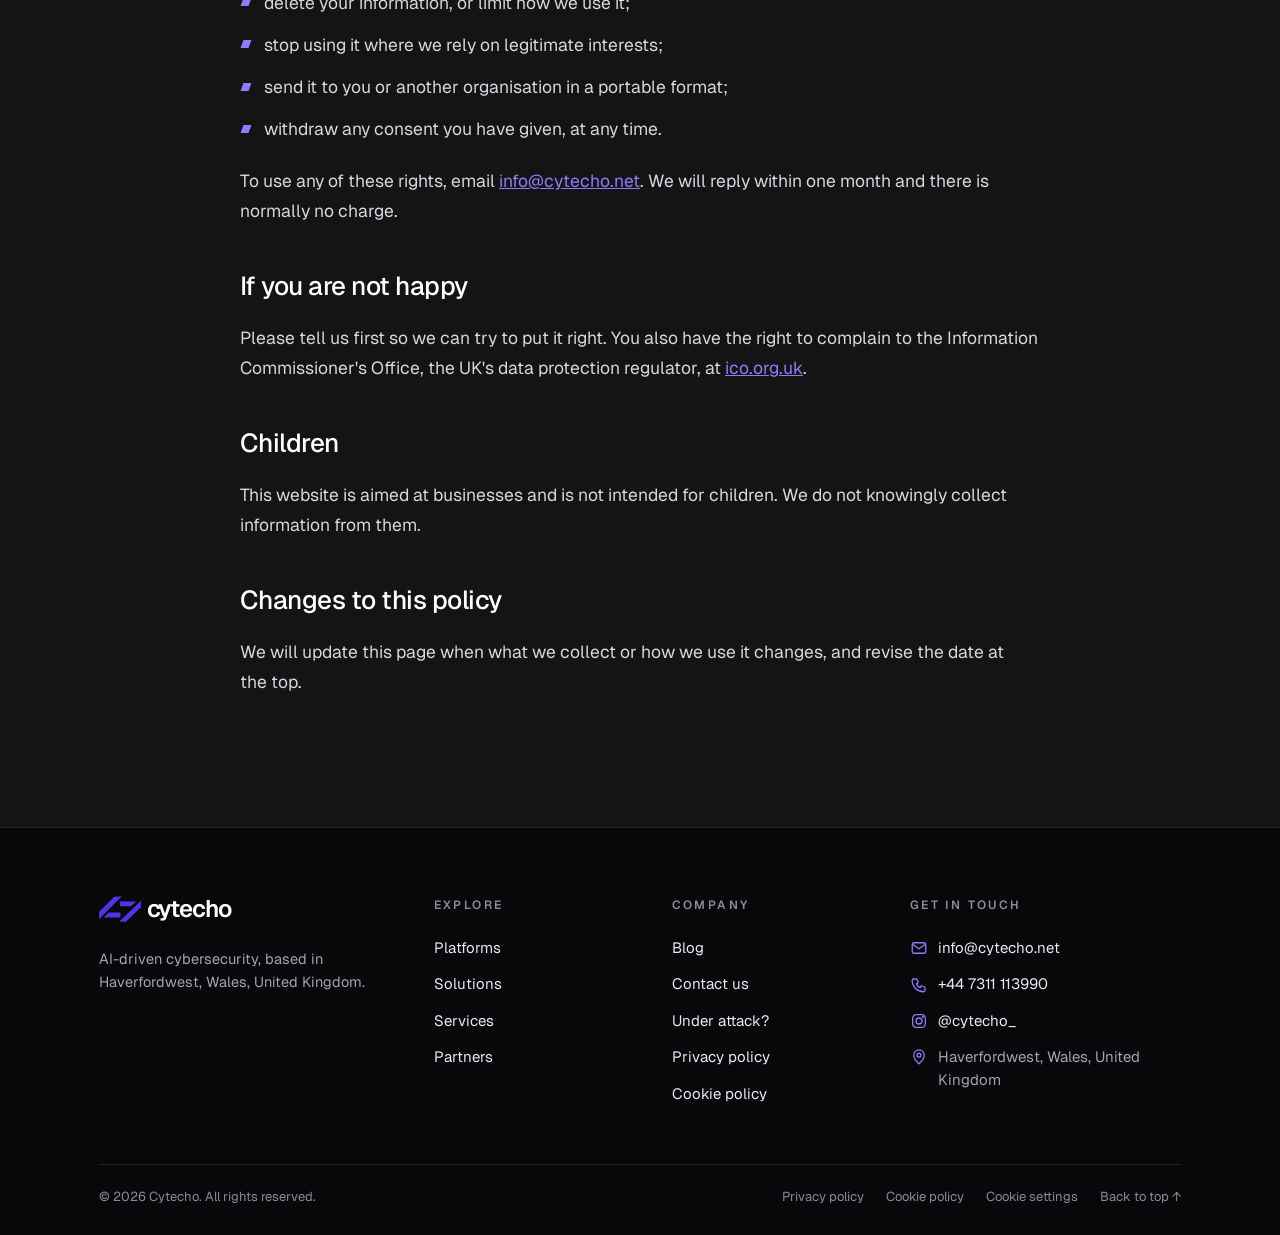
<file: privacy.html>
<!doctype html>
<html lang="en" id="top">
<head>
<meta charset="utf-8">
<meta name="viewport" content="width=device-width, initial-scale=1">
<title>Privacy policy — Cytecho</title>
<meta name="description" content="How Cytecho collects, uses and protects personal information.">
<link rel="icon" href="logo.svg" type="image/svg+xml">
<link rel="preconnect" href="https://fonts.googleapis.com">
<link rel="preconnect" href="https://fonts.gstatic.com" crossorigin>
<link href="https://fonts.googleapis.com/css2?family=Geist:wght@300..800&family=Geist+Mono:wght@400;500&display=swap" rel="stylesheet">
<link rel="stylesheet" href="styles.css">
</head>
<body class="subpage">
<script src="layout.js"></script>

<main>
  <section class="page-hero page-hero-sm">
    <div class="wrap article-wrap">
      <p class="eyebrow accent">Legal</p>
      <h1 class="h-xl">Privacy policy</h1>
      <p class="post-meta">Last updated 16 November 2026</p>
    </div>
  </section>

  <section class="page-body">
    <div class="wrap article-wrap">
      <article class="article policy">
        <p>This policy explains what personal information Cytecho collects through this website, what we do with it, and the rights you have over it. We have tried to keep it short and in plain English.</p>

        <h2>Who we are</h2>
        <p>Cytecho is a cybersecurity business based in <span data-site="place">Haverfordwest, Wales, United Kingdom</span>. For the information described here, Cytecho is the “controller”, which means we decide how and why it is used.</p>
        <p>You can reach us about anything in this policy at <a data-site="email" href="mailto:info@cytecho.net">info@cytecho.net</a> or on <a data-site="phone" href="tel:+447311113990">+44 7311 113990</a>.</p>

        <h2>The short version</h2>
        <ul>
          <li>We only receive personal details when you choose to email, call or message us.</li>
          <li>We use them to reply to you and to provide the help you asked for. We do not sell them.</li>
          <li>This website has no accounts, no analytics and no advertising trackers.</li>
          <li>You can ask to see, correct or delete your information at any time.</li>
        </ul>

        <h2>What we collect</h2>
        <div class="table-scroll">
          <table class="policy-table">
            <thead><tr><th>When</th><th>What</th><th>Why</th></tr></thead>
            <tbody>
              <tr>
                <td>You use the contact form or email us</td>
                <td>Your name, email address, and anything else you include, such as your company, phone number and message.</td>
                <td>To reply to your enquiry and keep a record of our conversation.</td>
              </tr>
              <tr>
                <td>You use the “Under attack?” form</td>
                <td>Your name, organisation, email, phone number and the details of the incident you describe.</td>
                <td>To contact you quickly and understand what is happening.</td>
              </tr>
              <tr>
                <td>You phone us</td>
                <td>Your phone number and what you tell us.</td>
                <td>To deal with your call and follow up if needed.</td>
              </tr>
              <tr>
                <td>You visit the website</td>
                <td>Technical details that any website receives, such as your IP address, browser type and the pages requested.</td>
                <td>To deliver the pages to you and keep the site secure.</td>
              </tr>
            </tbody>
          </table>
        </div>
        <p><strong>How the forms work.</strong> The forms on this site do not send anything to our servers. When you press send, your own email app opens with a message addressed to us, and nothing reaches us until you send that email.</p>
        <p>Please do not include passwords, card numbers or other secrets in a message. If we need sensitive information to help with an incident, we will agree a safer way to share it.</p>

        <h2>Our legal reasons for using it</h2>
        <ul>
          <li><strong>Legitimate interests.</strong> Replying to enquiries, running and securing this website, and keeping business records.</li>
          <li><strong>Contract.</strong> Taking the steps you ask for before you become a client, and providing our services once you are one.</li>
          <li><strong>Consent.</strong> Any optional cookies, which stay off unless you accept them. See our <a href="cookies.html">cookie policy</a>.</li>
          <li><strong>Legal obligation.</strong> Where the law requires us to keep or disclose information.</li>
        </ul>

        <h2>Who we share it with</h2>
        <p>We do not sell personal information or share it for advertising. It is handled by a small number of suppliers who help us run the business, and only as far as they need:</p>
        <ul>
          <li><strong>Our email provider</strong>, which stores the messages you send us.</li>
          <li><strong>Our website hosting provider</strong>, which receives the technical details described above when it serves a page.</li>
          <li><strong>Google Fonts</strong>, which supplies the typeface and receives your IP address to do so.</li>
        </ul>
        <p>We may also share information where the law requires it, or with your agreement, for example with a specialist we bring in to help with your incident.</p>

        <h2>Transfers outside the UK</h2>
        <p>Some of these suppliers may process information outside the United Kingdom. Where that happens, we rely on safeguards recognised under UK data protection law, such as adequacy regulations or approved contract terms.</p>

        <h2>How long we keep it</h2>
        <p>We keep enquiries for as long as it takes to deal with them and for a reasonable period afterwards in case you come back to us. Information about work we do for clients is kept for as long as the law and our contracts require. You can ask us to delete your information sooner.</p>

        <h2>How we protect it</h2>
        <p>We limit access to the information you send us to the people who need it to help you. No method of sending information over the internet is perfectly secure, so please share only what is needed.</p>

        <h2>Your rights</h2>
        <p>Under UK data protection law you can ask us to:</p>
        <ul>
          <li>give you a copy of the information we hold about you;</li>
          <li>correct anything that is wrong or incomplete;</li>
          <li>delete your information, or limit how we use it;</li>
          <li>stop using it where we rely on legitimate interests;</li>
          <li>send it to you or another organisation in a portable format;</li>
          <li>withdraw any consent you have given, at any time.</li>
        </ul>
        <p>To use any of these rights, email <a data-site="email" href="mailto:info@cytecho.net">info@cytecho.net</a>. We will reply within one month and there is normally no charge.</p>

        <h2>If you are not happy</h2>
        <p>Please tell us first so we can try to put it right. You also have the right to complain to the Information Commissioner's Office, the UK's data protection regulator, at <a href="https://ico.org.uk/make-a-complaint/" target="_blank" rel="noopener">ico.org.uk</a>.</p>

        <h2>Children</h2>
        <p>This website is aimed at businesses and is not intended for children. We do not knowingly collect information from them.</p>

        <h2>Changes to this policy</h2>
        <p>We will update this page when what we collect or how we use it changes, and revise the date at the top.</p>
      </article>
    </div>
  </section>
</main>

</body>
</html>
</file>
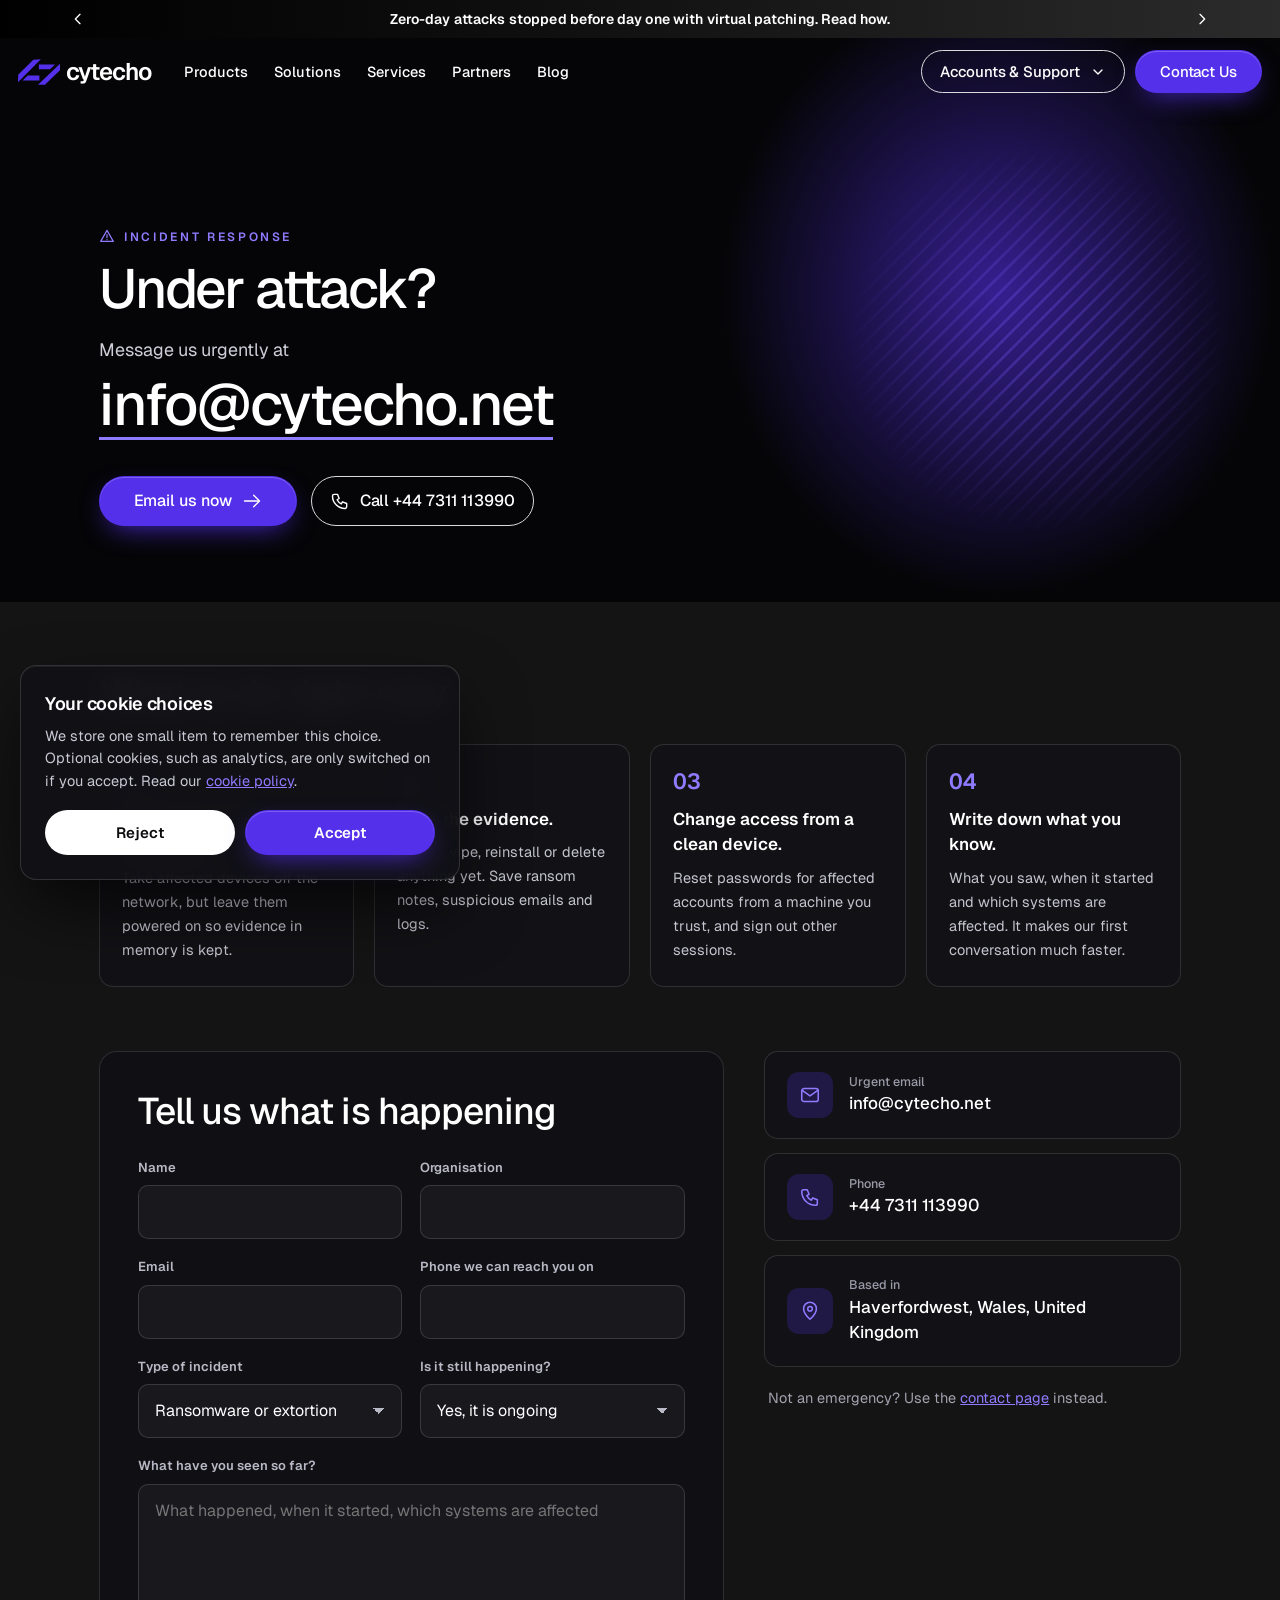
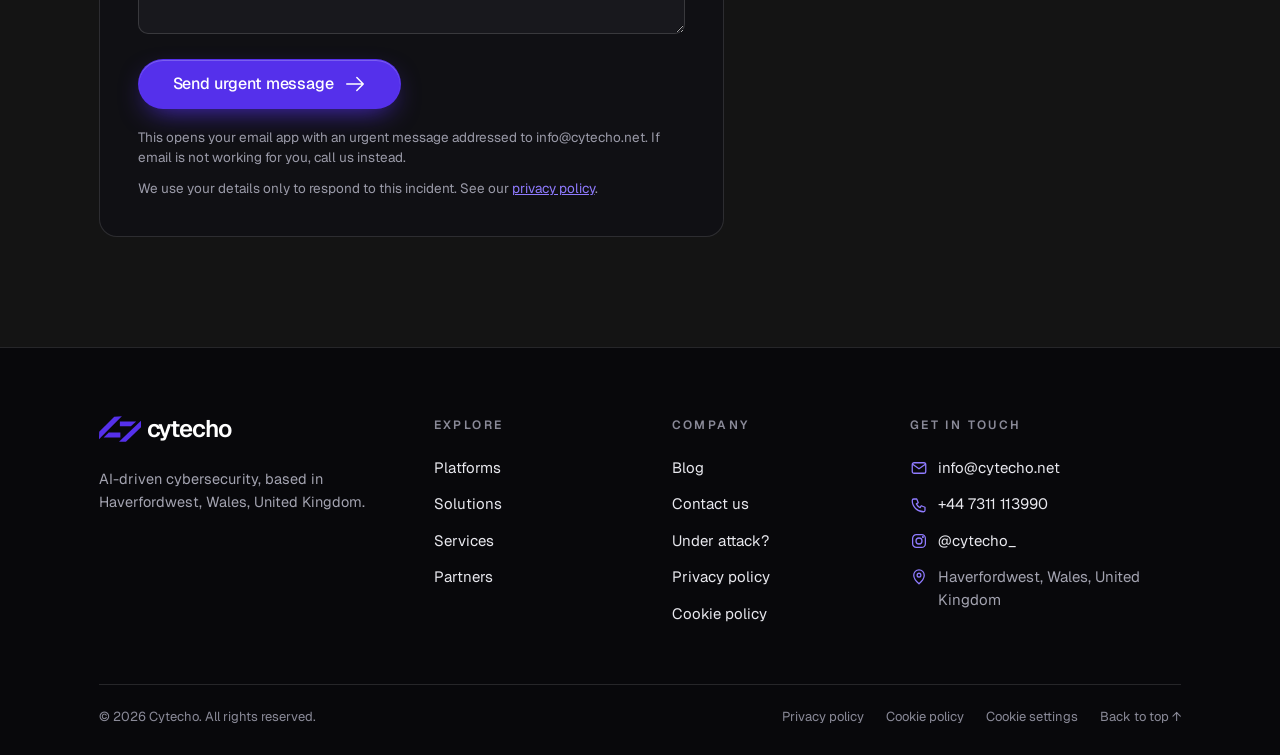
<file: under-attack.html>
<!doctype html>
<html lang="en" id="top">
<head>
<meta charset="utf-8">
<meta name="viewport" content="width=device-width, initial-scale=1">
<title>Under attack? — Cytecho</title>
<meta name="description" content="Under attack? Message Cytecho urgently at info@cytecho.net.">
<link rel="icon" href="logo.svg" type="image/svg+xml">
<link rel="preconnect" href="https://fonts.googleapis.com">
<link rel="preconnect" href="https://fonts.gstatic.com" crossorigin>
<link href="https://fonts.googleapis.com/css2?family=Geist:wght@300..800&family=Geist+Mono:wght@400;500&display=swap" rel="stylesheet">
<link rel="stylesheet" href="styles.css">
</head>
<body class="subpage">
<script src="layout.js"></script>

<main>
  <section class="page-hero alert-hero">
    <div class="wrap">
      <p class="eyebrow accent"><svg class="eyebrow-ico" aria-hidden="true"><use href="#i-alert"/></svg> Incident response</p>
      <h1 class="display">Under attack?</h1>
      <p class="page-lead">Message us urgently at</p>
      <a class="big-link" href="mailto:info@cytecho.net?subject=URGENT%20%E2%80%94%20Under%20attack">info@cytecho.net</a>
      <div class="alert-actions">
        <a class="btn btn-primary btn-lg" href="mailto:info@cytecho.net?subject=URGENT%20%E2%80%94%20Under%20attack">Email us now <svg aria-hidden="true"><use href="#i-arrow"/></svg></a>
        <a class="btn btn-outline-light btn-lg" href="tel:+447311113990"><svg aria-hidden="true"><use href="#i-phone"/></svg> Call +44 7311 113990</a>
      </div>
    </div>
  </section>

  <section class="page-body">
    <div class="wrap">
      <h2 class="h-lg">What to do right now</h2>
      <ol class="steps">
        <li><b>Disconnect, do not switch off.</b><span>Take affected devices off the network, but leave them powered on so evidence in memory is kept.</span></li>
        <li><b>Keep the evidence.</b><span>Do not wipe, reinstall or delete anything yet. Save ransom notes, suspicious emails and logs.</span></li>
        <li><b>Change access from a clean device.</b><span>Reset passwords for affected accounts from a machine you trust, and sign out other sessions.</span></li>
        <li><b>Write down what you know.</b><span>What you saw, when it started and which systems are affected. It makes our first conversation much faster.</span></li>
      </ol>

      <div class="contact-grid alert-grid">
        <form class="form card-form" data-mailto data-subject="URGENT — Under attack">
          <h2 class="h-lg">Tell us what is happening</h2>
          <div class="form-row">
            <div class="field"><label for="u-name">Name</label><input id="u-name" name="Name" autocomplete="name" required></div>
            <div class="field"><label for="u-org">Organisation</label><input id="u-org" name="Organisation" autocomplete="organization" required></div>
          </div>
          <div class="form-row">
            <div class="field"><label for="u-email">Email</label><input id="u-email" name="Email" type="email" autocomplete="email" required></div>
            <div class="field"><label for="u-phone">Phone we can reach you on</label><input id="u-phone" name="Phone" type="tel" autocomplete="tel" required></div>
          </div>
          <div class="form-row">
            <div class="field">
              <label for="u-type">Type of incident</label>
              <select id="u-type" name="Incident type">
                <option>Ransomware or extortion</option>
                <option>Email account compromise</option>
                <option>Data breach or leak</option>
                <option>Unauthorised access</option>
                <option>Malware infection</option>
                <option>Denial of service</option>
                <option>Not sure</option>
              </select>
            </div>
            <div class="field">
              <label for="u-state">Is it still happening?</label>
              <select id="u-state" name="Still ongoing">
                <option>Yes, it is ongoing</option>
                <option>It seems to have stopped</option>
                <option>Not sure</option>
              </select>
            </div>
          </div>
          <div class="field"><label for="u-msg">What have you seen so far?</label><textarea id="u-msg" name="Details" required placeholder="What happened, when it started, which systems are affected"></textarea></div>
          <button class="btn btn-primary btn-lg" type="submit">Send urgent message <svg aria-hidden="true"><use href="#i-arrow"/></svg></button>
          <p class="form-note">This opens your email app with an urgent message addressed to info@cytecho.net. If email is not working for you, call us instead.</p>
          <p class="form-legal">We use your details only to respond to this incident. See our <a href="privacy.html">privacy policy</a>.</p>
        </form>

        <div class="info-list">
          <a class="info-card" href="mailto:info@cytecho.net?subject=URGENT%20%E2%80%94%20Under%20attack">
            <span class="info-ico"><svg aria-hidden="true"><use href="#i-mail"/></svg></span>
            <span><small>Urgent email</small><b>info@cytecho.net</b></span>
          </a>
          <a class="info-card" href="tel:+447311113990">
            <span class="info-ico"><svg aria-hidden="true"><use href="#i-phone"/></svg></span>
            <span><small>Phone</small><b>+44 7311 113990</b></span>
          </a>
          <div class="info-card">
            <span class="info-ico"><svg aria-hidden="true"><use href="#i-pin"/></svg></span>
            <span><small>Based in</small><b>Haverfordwest, Wales, United Kingdom</b></span>
          </div>
          <p class="info-foot">Not an emergency? Use the <a href="contact.html">contact page</a> instead.</p>
        </div>
      </div>
    </div>
  </section>
</main>

</body>
</html>
</file>
<file: styles.css>
/* =========================================================
   Design tokens
   ========================================================= */
:root {
  --font: "Geist", "Albert Sans", Arial, "Helvetica Neue", Helvetica, sans-serif;
  --mono: "Geist Mono", "JetBrains Mono", ui-monospace, Menlo, monospace;

  --bg: #141414;
  --black: #000;
  --ink: #fff;
  --muted: #c8c8c8;
  --line: rgba(255, 255, 255, .12);

  --brand: #5530eb;         /* logo purple: buttons and fills */
  --brand-bright: #8f7bff;  /* lighter tint: text and lines on dark */
  --brand-deep: #3d1fc4;
  --yellow: #ffcb06;
  --green: #00cc66;
  --blue: #2a5cff;

  --gutter: clamp(20px, 7.7vw, 156px);
  --h1: clamp(38px, 4.3vw, 66px);
  --h-xl: clamp(30px, 3.3vw, 50px);
  --h-lg: clamp(26px, 2.9vw, 44px);
}

*, *::before, *::after { box-sizing: border-box; }
html { scroll-behavior: smooth; scroll-padding-top: 64px; }
body {
  margin: 0;
  background: var(--bg);
  color: var(--ink);
  font-family: var(--font);
  font-size: 16px;
  line-height: 1.5;
  -webkit-font-smoothing: antialiased;
  overflow-x: hidden;
}
h1, h2, h3, h4, p, ul, figure { margin: 0; }
ul { padding: 0; list-style: none; }
a { color: inherit; text-decoration: none; }
button { font: inherit; color: inherit; background: none; border: 0; cursor: pointer; padding: 0; }
svg { width: 24px; height: 24px; flex: none; }
:focus-visible { outline: 2px solid var(--brand-bright); outline-offset: 3px; }

.wrap { width: min(100% - 2 * var(--gutter), 1690px); margin-inline: auto; position: relative; }
.accent { color: var(--brand-bright); }
.center { text-align: center; }

.eyebrow {
  font-size: 13px; font-weight: 700; letter-spacing: .22em; text-transform: uppercase; line-height: 1.4;
}
.eyebrow-lg { font-size: 16px; letter-spacing: .24em; }
.display { font-size: var(--h1); font-weight: 500; line-height: 1.12; letter-spacing: -.005em; }
.h-xl { font-size: var(--h-xl); font-weight: 500; line-height: 1.2; }
.h-lg { font-size: var(--h-lg); font-weight: 500; line-height: 1.22; }
.lead { font-size: 15px; font-weight: 500; line-height: 1.55; }

/* Thin rule with a tick, used above section headings */
.rule { position: relative; width: min(380px, 60%); height: 1px; background: var(--brand-bright); opacity: .8; margin: 0 0 22px -24px; }
.rule::before { content: ""; position: absolute; left: 0; top: -1px; width: 1px; height: 24px; background: var(--brand-bright); }

/* ---------- Buttons ---------- */
.btn {
  display: inline-flex; align-items: center; gap: 10px;
  padding: 10px 24px; border-radius: 36px; border: 1px solid transparent;
  font-size: 15px; font-weight: 500; letter-spacing: .02em; line-height: 1.4; white-space: nowrap;
  transition: background .2s, color .2s, border-color .2s, transform .2s;
}
.btn svg { width: 22px; height: 22px; transition: transform .2s; }
.btn:hover svg { transform: translateX(4px); }
.btn-primary { background: var(--brand); color: #fff; }
.btn-primary:hover { background: #6845ff; }
.btn-lg { padding: 13px 34px; font-size: 16px; font-weight: 600; }
.btn-sm { padding: 6px 20px; font-size: 14px; font-weight: 700; }
.btn-outline-light { border-color: rgba(255,255,255,.85); color: #fff; padding-inline: 18px; }
.btn-outline-light:hover { background: #fff; color: #000; }
.btn-outline-accent { border-color: var(--brand-bright); color: #fff; font-size: 13px; font-weight: 700; padding: 10px 26px; }
.btn-outline-accent:hover { background: var(--brand); border-color: var(--brand); color: #fff; }
.ico-sm { width: 16px !important; height: 16px !important; }
.link-underline { font-weight: 700; font-size: 16px; padding-bottom: 6px; border-bottom: 2px solid #fff; transition: color .2s, border-color .2s; }
.link-underline:hover { color: var(--brand-bright); border-color: var(--brand-bright); }
.round-btn { width: 38px; height: 38px; border-radius: 50%; border: 1.5px solid #fff; display: grid; place-items: center; transition: background .2s, color .2s, opacity .2s; }
.round-btn svg { width: 16px; height: 16px; }
.round-btn:hover { background: #fff; color: #000; }
.round-btn[disabled] { opacity: .35; pointer-events: none; }

/* =========================================================
   Announcement bar + header
   ========================================================= */
.announce {
  position: relative; z-index: 30; height: 38px;
  display: flex; align-items: center; justify-content: space-between;
  padding: 0 clamp(16px, 5vw, 100px);
  background: linear-gradient(90deg, #000 0%, #101010 45%, #2b2b2b 100%);
  font-size: 14px; font-weight: 600; letter-spacing: .01em;
}
.announce-text { flex: 1; text-align: center; overflow: hidden; white-space: nowrap; text-overflow: ellipsis; transition: opacity .25s, transform .25s; }
.announce-text.out { opacity: 0; transform: translateY(6px); }
.announce-text a:hover { text-decoration: underline; }
.announce-btn { width: 28px; height: 28px; display: grid; place-items: center; }
.announce-btn svg { width: 16px; height: 16px; }

.site-header {
  position: absolute; z-index: 25; top: 38px; left: 0; right: 0;
  display: flex; align-items: center; gap: 22px;
  padding: 12px 18px;
}
.brand { display: inline-flex; align-items: center; gap: 6px; color: #fff; }
.brand-mark { width: 42px; height: 26px; color: var(--brand); }
.brand-word { font-size: 23px; font-weight: 700; letter-spacing: -.02em; line-height: .9; display: grid; }

.main-nav { display: flex; gap: 2px; }
.main-nav a { padding: 8px 12px; font-size: 14.5px; font-weight: 500; border-radius: 6px; transition: color .2s; white-space: nowrap; }
.main-nav a:hover { color: var(--brand-bright); }
.header-tools { margin-left: auto; display: flex; align-items: center; gap: 10px; }
.nav-toggle { display: none; width: 40px; height: 40px; flex-direction: column; justify-content: center; gap: 5px; align-items: center; }
.nav-toggle span { width: 22px; height: 2px; background: #fff; transition: transform .2s, opacity .2s; }
.nav-toggle[aria-expanded="true"] span:nth-child(1) { transform: translateY(7px) rotate(45deg); }
.nav-toggle[aria-expanded="true"] span:nth-child(2) { opacity: 0; }
.nav-toggle[aria-expanded="true"] span:nth-child(3) { transform: translateY(-7px) rotate(-45deg); }

/* =========================================================
   Hero
   ========================================================= */
.hero { position: relative; min-height: clamp(520px, 37vw, 720px); background: #050505; display: flex; align-items: center; overflow: hidden; }
.hero-stripes {
  position: absolute; right: 8%; top: 12%; width: 22%; height: 46%;
  background: repeating-linear-gradient(180deg, rgba(122,92,255,.55) 0 5px, transparent 5px 13px);
  -webkit-mask-image: radial-gradient(closest-side, #000 30%, transparent 100%); mask-image: radial-gradient(closest-side, #000 30%, transparent 100%);
  opacity: .55;
}
.hero-canvas { position: absolute; inset: 0; width: 100%; height: 100%; }
.hero-fade { position: absolute; inset: 0; background: linear-gradient(90deg, #050505 12%, rgba(5,5,5,.75) 36%, rgba(5,5,5,0) 62%), linear-gradient(0deg, rgba(5,5,5,.9), transparent 22%); }
.hero-inner { padding-block: 150px 96px; z-index: 2; }
.hero h1 { font-size: var(--h1); font-weight: 500; line-height: 1.1; margin: 12px 0 22px; letter-spacing: -.005em; }
.hero-sub { font-size: clamp(18px, 1.55vw, 25px); font-weight: 500; }
.hero-cta { display: flex; flex-wrap: wrap; align-items: center; gap: 34px; margin-top: 40px; }

/* =========================================================
   Recommended
   ========================================================= */
.reco { background: linear-gradient(180deg, #0e0822 0%, #08060f 70%, #070707 100%); padding: 74px 0 72px; overflow: hidden; }
.reco-head { display: flex; align-items: center; justify-content: space-between; margin-bottom: 14px; }
.reco-nav { display: flex; gap: 18px; }
.reco-track {
  display: flex; gap: 20px; overflow-x: auto; scroll-snap-type: x mandatory; scrollbar-width: none;
  padding-inline: max(var(--gutter), calc((100% - 1690px) / 2)); scroll-padding-inline: max(var(--gutter), calc((100% - 1690px) / 2));
}
.reco-track::-webkit-scrollbar { display: none; }
.reco-card { flex: 0 0 clamp(280px, 21vw, 412px); display: flex; gap: 18px; scroll-snap-align: start; }
.thumb { flex: 0 0 116px; height: 116px; position: relative; overflow: hidden; display: grid; place-items: center; transition: transform .3s; }
.reco-card:hover .thumb { transform: scale(1.04); }
.reco-body { display: flex; flex-direction: column; justify-content: space-between; padding: 2px 0 0; }
.reco-body strong { font-size: 18px; font-weight: 500; line-height: 1.45; }
.reco-body em { font-style: normal; font-size: 14px; font-weight: 600; color: #e6e6e6; }
.reco-card:hover em { color: var(--brand-bright); }
.t-aurora { background: radial-gradient(120% 80% at 30% 0%, #37e0a0 0%, transparent 55%), radial-gradient(100% 90% at 90% 20%, #2c7a5c, transparent 60%), linear-gradient(180deg, #0c2a2a, #0a0f14); }
.t-aurora b { font-size: 15px; letter-spacing: .04em; font-weight: 500; font-style: italic; color: #fff; text-align: center; line-height: 1; }
.t-aurora i { display: block; font-weight: 800; font-size: 19px; }
.t-report { background: linear-gradient(135deg, #0a2bd6, #1f5dff 55%, #0a1d8c); }
.t-report::after { content: ""; position: absolute; inset: 14px 22px; background: linear-gradient(#cfd8ff 0 0) 12px 14px / 40% 3px no-repeat, linear-gradient(#cfd8ff 0 0) 12px 24px / 60% 2px no-repeat, linear-gradient(90deg, transparent 49%, #b9c3ef 49% 51%, transparent 51%), linear-gradient(0deg, transparent 49%, #b9c3ef 49% 51%, transparent 51%), #fff; box-shadow: 0 6px 14px rgba(0,0,0,.4); }
.t-sunset { background: radial-gradient(60% 50% at 70% 35%, #ffb36b, transparent 70%), linear-gradient(160deg, #3a2a6e 0%, #c45a3c 55%, #1a1320 100%); }
.t-sunset::after { content: ""; position: absolute; left: 18%; bottom: 20%; width: 44%; height: 30%; border-radius: 6px; background: linear-gradient(135deg, #12213c, #1f6b8f); box-shadow: 0 0 22px rgba(80,200,255,.6); }
.t-office { background: linear-gradient(140deg, #c9d6e8 0%, #6f8fb5 45%, #1b2a44 100%); }
.t-office::after { content: ""; position: absolute; right: 10%; bottom: 0; width: 46%; height: 62%; border-radius: 40% 40% 0 0; background: linear-gradient(#2a3140, #11151d); }
.t-magma { background: radial-gradient(40% 30% at 60% 60%, #ff4fd8, transparent 70%), radial-gradient(90% 70% at 30% 30%, #c2182b, transparent 70%), #2a050c; }
.t-magma::after { content: ""; position: absolute; inset: 0; background: repeating-radial-gradient(circle at 40% 55%, transparent 0 9px, rgba(255,120,90,.35) 9px 10px); }
.t-grid { background: linear-gradient(#0c1a16, #07100d); }
.t-grid::after { content: ""; position: absolute; inset: 0; background: linear-gradient(rgba(0,204,102,.5) 1px, transparent 1px) 0 0 / 100% 14px, linear-gradient(90deg, rgba(0,204,102,.5) 1px, transparent 1px) 0 0 / 14px 100%; transform: perspective(160px) rotateX(48deg) scale(1.6); transform-origin: bottom; }

/* =========================================================
   Sticky section nav
   ========================================================= */
.section-nav { position: sticky; top: 0; z-index: 20; background: rgba(15,15,15,.94); backdrop-filter: blur(8px); border-bottom: 1px solid rgba(255,255,255,.04); }
.section-nav-inner { display: flex; align-items: center; justify-content: space-between; gap: 24px; height: 58px; overflow-x: auto; scrollbar-width: none; }
.section-nav-inner::-webkit-scrollbar { display: none; }
.section-nav a:not(.btn) { position: relative; font-size: 15px; font-weight: 700; letter-spacing: .2em; white-space: nowrap; padding: 17px 0; transition: color .2s; }
.section-nav a:not(.btn)::after { content: ""; position: absolute; left: 0; right: 0; bottom: 6px; height: 2px; background: var(--brand-bright); transform: scaleX(0); transform-origin: left; transition: transform .3s; }
.section-nav a:not(.btn):hover, .section-nav a.is-active { color: #fff; }
.section-nav a.is-active::after { transform: scaleX(1); }

/* =========================================================
   "AI era" stats
   ========================================================= */
.ai { position: relative; background: #000; padding: 126px 0 150px; overflow: hidden; }
.ai-hatch {
  position: absolute; right: -6%; top: 0; width: 46%; height: 440px;
  background: repeating-linear-gradient(45deg, rgba(122,92,255,.5) 0 3px, transparent 3px 11px);
  -webkit-mask-image: linear-gradient(225deg, #000 0%, rgba(0,0,0,.5) 35%, transparent 62%); mask-image: linear-gradient(225deg, #000 0%, rgba(0,0,0,.5) 35%, transparent 62%);
  opacity: .55;
}
.ai-glow { position: absolute; right: -10%; bottom: -10%; width: 70%; height: 80%; background: radial-gradient(closest-side, rgba(70,40,200,.32), transparent 70%); }
.good { display: grid; grid-template-columns: minmax(0, 1fr) minmax(0, 1.25fr); gap: 40px; align-items: start; margin-top: 148px; }
.good-copy h3 { max-width: 12em; margin-top: 18px; }
.rings { display: flex; justify-content: space-around; gap: 30px; }
.ring { text-align: center; }
.ring-art { position: relative; width: clamp(180px, 15.5vw, 300px); aspect-ratio: 1; margin: 0 auto 30px; }
.ring-art svg { width: 100%; height: 100%; transform: rotate(-90deg); overflow: visible; }
.ring-track { fill: none; stroke: #6d6d6d; stroke-width: 2; }
.ring-fill { fill: none; stroke: var(--brand-bright); stroke-width: 9.5; stroke-dasharray: 326.73; stroke-dashoffset: calc(326.73 * (1 - var(--v, 1))); transition: stroke-dashoffset 1.6s cubic-bezier(.2,.7,.2,1); filter: drop-shadow(0 0 6px rgba(122,92,255,.35)); }
.ring-num { position: absolute; inset: 0; display: grid; place-items: center; font-size: clamp(32px, 2.9vw, 54px); font-weight: 700; }
.ring-num b { font-weight: 700; display: contents; }
.ring figcaption strong { display: block; color: var(--brand-bright); font-size: clamp(30px, 2.9vw, 52px); font-weight: 500; line-height: 1.1; }
.ring figcaption span { display: block; margin-top: 18px; font-size: 16px; font-weight: 700; letter-spacing: .2em; text-transform: uppercase; line-height: 1.5; }

.bad { display: grid; grid-template-columns: minmax(0, 1fr) minmax(0, .82fr); gap: 60px; align-items: start; margin-top: 150px; }
.bar-row { margin-bottom: 26px; }
.bar-row p { font-size: 19px; font-weight: 500; text-transform: uppercase; letter-spacing: -.01em; }
.bar-line { display: flex; align-items: center; gap: 18px; margin-top: 4px; }
.bar { height: 30px; width: calc(var(--p) * 1.02%); max-width: 78%; border-radius: 0 16px 16px 0; background: linear-gradient(90deg, rgba(122,92,255,0) 8%, rgba(122,92,255,.5) 55%, var(--brand-bright) 100%); transition: width 1.5s cubic-bezier(.2,.7,.2,1); }
.pre .bar { width: 0; }
.bar-line b { font-size: clamp(34px, 2.6vw, 50px); font-weight: 600; line-height: 1; }
.bad-copy h3 { margin-top: 16px; max-width: 12em; }

/* =========================================================
   Why (stat cards)
   ========================================================= */
.dots { position: absolute; inset: 0; background: radial-gradient(circle, rgba(255,255,255,.2) 2.6px, transparent 3px) 0 0 / 23px 23px; -webkit-mask-image: radial-gradient(60% 70% at 55% 60%, #000, transparent 100%), linear-gradient(90deg, transparent, #000 20%); mask-image: radial-gradient(60% 70% at 55% 60%, rgba(0,0,0,.9), transparent 100%); opacity: .5; }
.why { position: relative; background: #121212; padding: 70px 0 116px; overflow: hidden; }
.why-head { display: flex; justify-content: space-between; align-items: flex-start; gap: 30px; }
.why-head h2 { max-width: 20em; margin-top: 12px; }
.why-head .btn { margin-top: 34px; }
.why-cards { display: grid; grid-template-columns: repeat(3, 1fr); gap: 26px; margin-top: 26px; }
.stat-card {
  position: relative; min-height: 336px; padding: 46px 22px 40px; border-radius: 22px; border: 1px solid rgba(255,255,255,.08); overflow: hidden;
  background:
    linear-gradient(225deg, rgba(122,92,255,.2), transparent 55%),
    repeating-linear-gradient(135deg, transparent 0 21px, rgba(122,92,255,.12) 21px 22px),
    #15151a;
  transition: transform .3s, border-color .3s;
}
.stat-card:hover { transform: translateY(-4px); border-color: rgba(122,92,255,.5); }
.stat-num { color: var(--brand-bright); font-size: clamp(40px, 3.2vw, 60px); font-weight: 500; line-height: 1.1; }
.stat-num small { color: #fff; font-size: .58em; }
.stat-card h3 { font-size: clamp(24px, 1.9vw, 36px); font-weight: 500; margin: 6px 0 40px; line-height: 1.25; }
.stat-card p:last-child { color: #d6d6d6; font-size: 18px; line-height: 1.6; max-width: 28em; }

/* =========================================================
   Platforms (tabbed)
   ========================================================= */
.platforms { --accent: var(--yellow); --accent-2: #d78a12; position: relative; background: #141414; padding: 70px 0 60px; overflow: hidden; transition: background .6s; }
.platforms::before { content: ""; position: absolute; inset: 0; background: radial-gradient(60% 75% at 62% 78%, color-mix(in srgb, var(--accent) 34%, transparent), transparent 72%); transition: background .6s; }
.plat-art {
  position: absolute; left: 50%; bottom: -8%; width: min(860px, 60vw); aspect-ratio: 1; transform: translateX(-28%);
  background: repeating-linear-gradient(var(--art-angle, 135deg), color-mix(in srgb, var(--accent) 55%, transparent) 0 5px, transparent 5px 16px);
  -webkit-mask-image: radial-gradient(closest-side, #000 55%, transparent 100%); mask-image: radial-gradient(closest-side, #000 55%, transparent 100%);
  opacity: .5; transition: opacity .4s;
}
.plat-heading { max-width: 17em; }
.plat-tabs { display: flex; gap: clamp(14px, calc(5vw - 60px), 64px); margin: 70px 0 50px -12px; overflow-x: auto; scrollbar-width: none; }
.plat-tabs::-webkit-scrollbar { display: none; }
.plat-tab { position: relative; display: inline-flex; align-items: center; gap: 12px; padding: 12px 0 14px 4px; font-size: clamp(14px, 1vw, 18px); font-weight: 500; color: #a9a9a9; white-space: nowrap; transition: color .2s; }
.plat-tab svg { width: 22px; height: 22px; color: #8d8d8d; transition: color .2s; }
.plat-tab::after { content: ""; position: absolute; left: 0; right: 0; bottom: 0; height: 3px; background: var(--tab); transform: scaleX(0); transition: transform .3s; }
.plat-tab:hover { color: #fff; }
.plat-tab[aria-selected="true"] { color: #fff; font-weight: 600; }
.plat-tab[aria-selected="true"] svg { color: var(--tab); }
.plat-tab[aria-selected="true"]::after { transform: scaleX(1); }

.plat-panel { animation: fadeUp .5s both; }
@keyframes fadeUp { from { opacity: 0; transform: translateY(14px); } to { opacity: 1; transform: none; } }
.plat-title { color: var(--accent); font-size: clamp(24px, 2.9vw, 58px); font-weight: 500; letter-spacing: .2em; text-transform: uppercase; line-height: 1.15; }
.plat-body { display: grid; grid-template-columns: minmax(0, .8fr) minmax(0, 1fr); gap: clamp(30px, 14vw, 300px); margin-top: 56px; align-items: start; }
.plat-copy { padding-top: 40px; }
.plat-copy > p { font-size: 15.5px; font-weight: 500; line-height: 1.55; max-width: 36em; }
.mini-stats { display: flex; gap: 32px; margin: 16px 0 22px; }
.mini-stats b { display: block; font-size: 38px; font-weight: 500; line-height: 1.2; }
.mini-stats span { font-size: 12.5px; font-weight: 500; text-transform: uppercase; letter-spacing: -.005em; }
.btn-accent { background: var(--accent); color: var(--accent-ink, #000); font-size: 13px; font-weight: 700; padding: 10px 26px; }
.btn-accent:hover { filter: brightness(1.12); }
.see-all { display: flex; justify-content: flex-end; align-items: center; gap: 8px; font-size: 12.5px; font-weight: 700; margin-bottom: 14px; }
.see-all svg { width: 20px; height: 20px; }
.see-all:hover { color: var(--accent); }
.award-grid { display: grid; grid-template-columns: 1fr 1fr; gap: 22px 24px; }
.award { min-height: 90px; padding: 16px 20px 14px; color: #111; background: linear-gradient(100deg, var(--card, var(--accent)) 0%, var(--card, var(--accent)) 45%, var(--card-2, var(--accent-2)) 100%); border-radius: 3px; display: flex; flex-direction: column; gap: 4px; transition: transform .25s, filter .25s; }
.award:hover { transform: translateY(-3px); filter: brightness(1.08); }
.award b { font-size: 26px; font-weight: 800; letter-spacing: -.03em; line-height: 1.1; }
.award b.serif { font-family: Georgia, "Times New Roman", serif; font-weight: 400; letter-spacing: .02em; font-variant: small-caps; }
.award b.spaced { font-family: Georgia, serif; font-size: 13px; font-weight: 400; letter-spacing: .5em; text-transform: uppercase; padding: 6px 0; }
.award span { font-size: 12.5px; font-weight: 500; line-height: 1.4; }
.trusted-label { margin: 110px 0 26px; font-size: 14px; }
.logo-row { display: grid; grid-template-columns: repeat(5, 1fr); align-items: center; justify-items: center; gap: 24px; min-height: 90px; }

/* Placeholder wordmark logos */
.logo { color: #fff; font-size: clamp(22px, 2.3vw, 40px); font-weight: 600; letter-spacing: -.03em; line-height: 1; text-align: center; opacity: .95; }
.l-serif { font-family: Georgia, "Times New Roman", serif; font-weight: 400; }
.l-ital { font-style: italic; }
.l-heavy { font-weight: 800; }
.l-light { font-weight: 400; letter-spacing: -.01em; }
.l-wide { letter-spacing: .18em; font-weight: 500; font-size: clamp(18px, 1.7vw, 30px); }
.l-sm { font-size: clamp(15px, 1.2vw, 20px); letter-spacing: -.01em; }
.l-xs { font-size: 10px; letter-spacing: .2em; line-height: 1.4; }
.l-bold { font-weight: 800; }
.l-big { font-size: clamp(34px, 3.4vw, 62px); }
.l-box { font-weight: 800; padding: 8px 12px; border: 3px solid #fff; border-radius: 12px; font-size: clamp(18px, 1.6vw, 28px); }
.l-cloud { background: #fff; color: #141414; font-size: clamp(13px, 1vw, 17px); font-weight: 500; padding: 16px 16px 18px; border-radius: 40% 46% 42% 50% / 60% 58% 52% 48%; letter-spacing: 0; }

/* =========================================================
   Bento
   ========================================================= */
.bento-sec { background: #000; padding: 72px 0 24px; }
.bento-sec .h-xl { margin-left: -12px; }
.stamp { display: flex; align-items: center; gap: 8px; font-size: 13px; font-weight: 500; margin: 12px 0 46px -12px; }
.stamp svg { width: 15px; height: 15px; }
.bento { display: grid; grid-template-columns: repeat(4, 1fr); grid-auto-rows: clamp(360px, 23vw, 450px); gap: 26px; }
.tile { position: relative; overflow: hidden; background: #1a1a1a; border: 1px solid rgba(255,255,255,.07); }
.tile::after { content: ""; position: absolute; right: -20%; bottom: -30%; width: 60%; height: 60%; background: radial-gradient(closest-side, rgba(122,92,255,.22), transparent); pointer-events: none; }
.tile-wide { grid-column: span 2; }
.tile-foot { position: absolute; left: 42px; bottom: 36px; z-index: 3; }
.tile-num { color: var(--brand-bright); font-size: 26px; font-weight: 500; line-height: 1.2; }
.tile-foot p:last-child { font-size: 13px; font-weight: 500; margin-top: 2px; }
.tile-eyebrow { position: absolute; top: 30px; left: 38px; font-size: 12px; letter-spacing: .28em; }

.circuit { position: absolute; inset: 0; width: 100%; height: 100%; }
.circuit .traces path { fill: none; stroke: rgba(255,255,255,.14); stroke-width: 1.2; }
.circuit .hot path { fill: none; stroke: #7a5cff; stroke-width: 2.6; stroke-dasharray: 520; animation: trace 4.5s ease-in-out infinite; }
.circuit .hot path:nth-child(2) { animation-delay: .6s; }
.circuit .hot path:nth-child(3) { animation-delay: 1.4s; }
@keyframes trace { 0% { stroke-dashoffset: 520; } 45%, 75% { stroke-dashoffset: 0; } 100% { stroke-dashoffset: -520; } }
.circuit .nodes rect { fill: #232323; stroke: rgba(255,255,255,.14); stroke-width: 1.2; }
.circuit .glyphs * { fill: none; stroke: #8f7bff; stroke-width: 2; stroke-linecap: round; stroke-linejoin: round; }

.exploits { position: absolute; inset: 68px 0 110px; overflow: hidden; -webkit-mask-image: linear-gradient(#000 60%, transparent); mask-image: linear-gradient(#000 60%, transparent); }
.exploits ul { padding: 0 38px; animation: scrollList 16s linear infinite; }
@keyframes scrollList { to { transform: translateY(-50%); } }
.exploits li { display: flex; gap: 12px; align-items: center; height: 60px; }
.exploits i { flex: 0 0 40px; height: 40px; display: grid; place-items: center; border: 1px solid rgba(255,255,255,.14); border-radius: 8px; color: var(--brand-bright); font-style: normal; font-size: 15px; background: #1f1f1f; }
.exploits span { font-size: 11.5px; color: #a5a5a5; line-height: 1.5; }
.exploits b { display: block; color: var(--brand-bright); font-size: 14.5px; font-weight: 600; }

.tile-rain { background: linear-gradient(180deg, #171717 30%, #1e1250 62%, #12101c 100%); }
.rain i { position: absolute; top: -40%; width: 1px; height: 46%; background: linear-gradient(transparent, rgba(122,92,255,.9)); animation: fall 3.4s cubic-bezier(.5,0,.9,.6) infinite; }
.rain i::after { content: ""; position: absolute; left: -2px; bottom: -2px; width: 5px; height: 5px; background: #7a5cff; transform: rotate(45deg); }
.rain i:nth-child(1) { left: 9%; animation-delay: -.4s; } .rain i:nth-child(2) { left: 20%; animation-delay: -2.1s; } .rain i:nth-child(3) { left: 32%; animation-delay: -1.2s; }
.rain i:nth-child(4) { left: 44%; animation-delay: -2.8s; } .rain i:nth-child(5) { left: 68%; animation-delay: -.9s; } .rain i:nth-child(6) { left: 80%; animation-delay: -1.8s; } .rain i:nth-child(7) { left: 90%; animation-delay: -3s; }
@keyframes fall { from { transform: translateY(0); opacity: 1; } 85% { opacity: 1; } to { transform: translateY(215%); opacity: 0; } }
.shield-line { position: absolute; left: 0; right: 0; top: 54%; height: 0; border-top: 1.5px dashed rgba(122,92,255,.8); display: flex; justify-content: space-around; align-items: center; z-index: 2; }
.shield-line span { width: 24px; height: 24px; border-radius: 50%; border: 1px solid rgba(122,92,255,.8); background: rgba(122,92,255,.25); box-shadow: 0 0 18px rgba(122,92,255,.6); animation: pulse 2.4s ease-in-out infinite; }
.shield-line .core { width: 58px; height: 38px; border-radius: 8px; background: #2a2a2a; border-color: rgba(255,255,255,.2); display: grid; place-items: center; animation: none; }
.shield-line .core svg { color: var(--brand-bright); width: 24px; height: 24px; }
@keyframes pulse { 50% { transform: scale(1.25); opacity: .6; } }

.tile-waves { background: linear-gradient(180deg, #5a36e8 0%, #2c1a80 45%, #14121d 80%); }
.tile-waves canvas { position: absolute; inset: 0; width: 100%; height: 100%; }
.tile-waves::after { display: none; }

.scan { position: absolute; left: 50%; top: 10%; width: 62%; aspect-ratio: 1; transform: translateX(-50%); color: #7a5cff; display: grid; place-items: center; background: radial-gradient(closest-side, rgba(0,0,0,.55), transparent); }
.scan::before, .scan::after { content: ""; position: absolute; width: 40px; height: 40px; border: 1.5px solid #7a5cff; }
.scan::before { left: 0; top: 0; border-right: 0; border-bottom: 0; box-shadow: calc(100% + 0px) 0 0 0 transparent; }
.scan::after { right: 0; bottom: 0; border-left: 0; border-top: 0; }
.scan svg { width: 46%; height: auto; filter: drop-shadow(0 0 6px rgba(122,92,255,.7)); }
.scan-bar { position: absolute; left: 4%; right: 4%; top: 18%; height: 1.5px; background: linear-gradient(90deg, #7a5cff, #7dff9a, #7a5cff); box-shadow: 0 0 12px #7a5cff; animation: scan 3.2s ease-in-out infinite alternate; }
@keyframes scan { to { top: 82%; } }

.tile-code { background: linear-gradient(200deg, #4f2fd6 0%, #1e1250 30%, #171717 60%); }
.code-win { position: absolute; left: 41%; right: 0; top: 13%; bottom: 0; background: #050505; border-radius: 16px 0 0 0; border: 1px solid rgba(255,255,255,.12); border-right: 0; border-bottom: 0; padding: 22px 0 0 24px; overflow: hidden; }
.code-win pre { margin: 0; font-family: var(--mono); font-size: clamp(9.5px, .72vw, 12.5px); line-height: 1.62; color: #e8e8e8; counter-reset: ln; }
.code-win .ln { display: block; white-space: pre; opacity: 0; transition: opacity .2s; }
.code-win .ln.on { opacity: 1; }
.code-win .ln::before { counter-increment: ln; content: counter(ln, decimal-leading-zero); display: inline-block; width: 2.4em; margin-right: 1.2em; padding-right: .8em; border-right: 1px solid #333; color: #6c6c6c; text-align: right; }
.code-win .k { color: #8f7bff; } .code-win .s { color: #6fd8ff; } .code-win .c { color: #8a8a8a; }
.code-win .cur { display: inline-block; width: 7px; height: 1em; background: #fff; vertical-align: -2px; animation: blink 1s steps(1) infinite; }
@keyframes blink { 50% { opacity: 0; } }

/* =========================================================
   Services
   ========================================================= */
.services { position: relative; background: #151414; padding: 140px 0 56px; overflow: hidden; }
.services::before { content: ""; position: absolute; inset: 0; background: radial-gradient(55% 60% at 62% 85%, rgba(80,50,220,.42), transparent 75%); }
.svc-art { position: absolute; left: 38%; bottom: -30%; width: min(900px, 62vw); aspect-ratio: 1; background: repeating-linear-gradient(135deg, rgba(122,92,255,.4) 0 5px, transparent 5px 15px); -webkit-mask-image: radial-gradient(closest-side, #000 40%, transparent 100%); mask-image: radial-gradient(closest-side, #000 40%, transparent 100%); opacity: .5; }
.svc-grid { display: grid; grid-template-columns: minmax(0, .8fr) minmax(0, 1fr); gap: clamp(30px, 14vw, 300px); margin-top: 90px; }
.svc-copy h3 { margin: 18px 0 24px; }
.svc-copy .lead { max-width: 36em; }
.svc-side { display: flex; flex-direction: column; align-items: flex-end; gap: 68px; padding-top: 46px; }
.svc-tiles { display: grid; grid-template-columns: 1fr 1fr; gap: 30px 32px; width: 100%; }
.svc-tiles div { min-height: 104px; padding: 16px; text-align: center; border-radius: 3px; background: linear-gradient(100deg, #6240f0 0%, #4a2bd4 50%, #2f1a96 100%); display: flex; flex-direction: column; justify-content: center; transition: transform .25s, filter .25s; }
.svc-tiles div:hover { transform: translateY(-3px); filter: brightness(1.12); }
.svc-tiles b { font-size: 42px; font-weight: 500; line-height: 1.15; }
.svc-tiles span { font-size: 12.5px; font-weight: 500; }
.services .trusted-label { margin-top: 200px; }

/* =========================================================
   Solutions
   ========================================================= */
.solutions { position: relative; background: #03080d; overflow: hidden; margin-bottom: 0; }
.solutions::before { content: ""; position: absolute; inset: 0; background:
  radial-gradient(40% 55% at 70% 45%, rgba(110,80,255,.55), transparent 70%),
  radial-gradient(30% 45% at 58% 62%, rgba(60,40,160,.6), transparent 75%),
  radial-gradient(35% 60% at 42% 20%, rgba(24,110,130,.45), transparent 75%),
  linear-gradient(90deg, #020508 28%, rgba(2,5,8,.2) 70%, #05141c 100%); }
.solutions::after { content: ""; position: absolute; right: 0; top: 0; width: 14%; height: 55%; background: repeating-linear-gradient(90deg, rgba(60,170,190,.45) 0 3px, transparent 3px 12px); -webkit-mask-image: linear-gradient(#000, transparent); mask-image: linear-gradient(#000, transparent); }
.sol-art i { position: absolute; border-radius: 50%; filter: blur(6px); opacity: .5; background: #8f7bff; animation: bokeh 9s ease-in-out infinite alternate; }
.sol-art i:nth-child(1) { right: 6%; top: 10%; width: 86px; height: 86px; background: #5b46c9; }
.sol-art i:nth-child(2) { right: 7%; top: 36%; width: 92px; height: 92px; background: #3d7fd0; animation-delay: -2s; }
.sol-art i:nth-child(3) { right: 1%; top: 54%; width: 78px; height: 78px; background: #8f7bff; animation-delay: -4s; }
.sol-art i:nth-child(4) { left: 12%; top: 46%; width: 70px; height: 70px; background: #4a2bd4; opacity: .22; animation-delay: -1s; }
.sol-art i:nth-child(5) { left: 22%; top: 30%; width: 60px; height: 60px; background: #3520a0; opacity: .2; animation-delay: -6s; }
.sol-art i:nth-child(6) { right: 9%; top: 24%; width: 56px; height: 56px; background: #2e8a8a; animation-delay: -3s; }
@keyframes bokeh { to { transform: translate(14px, -18px) scale(1.12); } }
.sol-inner { display: grid; grid-template-columns: minmax(0, .72fr) minmax(0, 1fr); gap: 40px; min-height: 900px; padding-block: 130px 90px; align-items: end; }
.sol-left { align-self: start; }
.sol-list { margin-top: 128px; }
.sol-list button { display: flex; align-items: center; gap: 14px; padding: 12px 0; font-size: 14.5px; font-weight: 500; color: #bdbdbd; text-align: left; transition: color .2s, transform .2s; }
.sol-list svg { width: 17px; height: 17px; color: #9a9a9a; transition: color .2s; }
.sol-list button:hover, .sol-list button[aria-pressed="true"] { color: #fff; }
.sol-list button[aria-pressed="true"] { font-weight: 700; transform: translateX(2px); }
.sol-list button[aria-pressed="true"] svg { color: #8f7bff; }
.sol-links { display: grid; grid-template-columns: 1fr 1fr; gap: 44px; margin-bottom: 150px; animation: fadeUp .45s both; }
.sol-links a { display: flex; justify-content: space-between; gap: 24px; font-size: clamp(16px, 1.25vw, 20px); font-weight: 500; line-height: 1.45; text-shadow: 0 1px 12px rgba(0,0,0,.6); }
.sol-links a svg { margin-top: 2px; transition: transform .2s; }
.sol-links a:hover { color: var(--brand-bright); }
.sol-links a:hover svg { transform: translateX(5px); }

/* =========================================================
   Proven success (logo wall)
   ========================================================= */
.proven { padding: 190px 0 64px; }
.logo-grid { display: grid; grid-template-columns: repeat(4, 1fr); gap: 20px; margin-top: 46px; }
.logo-grid .logo { display: grid; place-items: center; min-height: 102px; justify-self: center; opacity: .92; transition: opacity .2s, transform .2s; }
.logo-grid .logo:hover { opacity: 1; transform: scale(1.05); }
.logo-grid .l-cloud, .logo-grid .l-box { min-height: 0; align-self: center; }

/* =========================================================
   Engage
   ========================================================= */
.engage { position: relative; padding: 60px 0 0; overflow: hidden; }
.pill-tabs { display: inline-flex; gap: 6px; padding: 9px 14px; margin: 46px 0 18px; border: 1px solid rgba(255,255,255,.14); border-radius: 60px; max-width: 100%; overflow-x: auto; scrollbar-width: none; }
.pill-tabs button { padding: 12px 33px; border-radius: 40px; font-size: 18px; font-weight: 600; white-space: nowrap; transition: background .25s, color .25s; }
.pill-tabs button:hover { color: var(--brand-bright); }
.pill-tabs button[aria-selected="true"] { background: var(--brand); color: #fff; font-weight: 500; }
.engage-grid { display: grid; grid-template-columns: 1fr 1fr; gap: 26px 24px; }
.e-card { display: flex; min-height: 235px; border: 1px solid rgba(255,255,255,.14); border-radius: 12px; overflow: hidden; background: #131313; animation: fadeUp .45s both; transition: border-color .25s, transform .25s; }
.e-card:hover { border-color: rgba(122,92,255,.7); transform: translateY(-3px); }
.e-thumb { flex: 0 0 235px; position: relative; overflow: hidden; display: grid; place-items: center; }
.e-body { padding: 24px 32px; display: flex; flex-direction: column; justify-content: center; gap: 8px; }
.e-body h3 { font-size: 19.5px; font-weight: 500; }
.e-body p { font-size: 13px; line-height: 1.5; color: #eee; max-width: 44em; }
.e-link { display: inline-flex; align-items: center; gap: 10px; color: var(--brand-bright); font-size: 13px; font-weight: 700; margin-top: 10px; }
.e-link svg { width: 20px; height: 20px; transition: transform .2s; }
.e-card:hover .e-link svg { transform: translateX(5px); }
.a-bars { background: linear-gradient(180deg, #120a33, #5a36e8 60%, #1d1160); }
.a-bars::before { content: ""; position: absolute; inset: 8% 6% 44%; background: repeating-linear-gradient(90deg, #c9bcff 0 4px, transparent 4px 10px); -webkit-mask-image: radial-gradient(120% 100% at 50% 100%, #000 40%, transparent 72%); mask-image: radial-gradient(120% 100% at 50% 100%, #000 40%, transparent 72%); }
.a-bars b { position: relative; margin-top: 46%; font-size: 30px; font-weight: 800; letter-spacing: .28em; color: #c9bcff; line-height: 1.05; text-align: center; padding-left: .28em; }
.a-warm { background: radial-gradient(60% 60% at 30% 40%, #f1e3d0, transparent 70%), linear-gradient(135deg, #d9c9b4, #8a7a6c 60%, #3c3a40); }
.a-warm::before { content: ""; position: absolute; left: 26%; bottom: 0; width: 34%; height: 58%; border-radius: 46% 46% 0 0; background: linear-gradient(#2c3550, #1a2036); box-shadow: 62px 20px 0 -6px #e8e2da, -54px 34px 0 -10px #c9b79c; }
.a-tunnel { background: #061a1c; }
.a-tunnel::before { content: ""; position: absolute; inset: -20%; background: repeating-conic-gradient(from 0deg at 55% 55%, rgba(40,220,200,.45) 0 2deg, transparent 2deg 9deg), radial-gradient(circle at 55% 55%, #fff 0, #a08cff 6%, transparent 22%); -webkit-mask-image: repeating-radial-gradient(circle at 55% 55%, #000 0 10px, transparent 10px 16px); mask-image: repeating-radial-gradient(circle at 55% 55%, #000 0 10px, transparent 10px 16px); }
.a-shield { background: linear-gradient(180deg, #1a1048, #0b0820); color: #8f7bff; }
.a-shield::before { content: ""; position: absolute; inset: 55% 0 0; background: repeating-linear-gradient(90deg, rgba(122,92,255,.6) 0 3px, transparent 3px 10px); -webkit-mask-image: linear-gradient(135deg, transparent 20%, #000 60%); mask-image: linear-gradient(135deg, transparent 20%, #000 60%); }
.a-shield svg { width: 96px; height: 96px; position: relative; margin-top: -30%; filter: drop-shadow(0 0 16px rgba(122,92,255,.7)); }
.a-mesh { background: radial-gradient(70% 70% at 70% 30%, #1c4bd8, transparent 70%), #0a1030; }
.a-mesh::before { content: ""; position: absolute; inset: 0; background: linear-gradient(rgba(120,160,255,.45) 1px, transparent 1px) 0 0 / 100% 18px, linear-gradient(90deg, rgba(120,160,255,.45) 1px, transparent 1px) 0 0 / 18px 100%; transform: perspective(240px) rotateX(55deg) scale(1.8); transform-origin: bottom; }
.a-green { background: radial-gradient(70% 70% at 40% 60%, #0c7a44, transparent 75%), #07140e; }
.a-green::before { content: ""; position: absolute; inset: 14%; border-radius: 50%; background: repeating-linear-gradient(0deg, rgba(0,204,102,.7) 0 4px, transparent 4px 11px); }
.engage-hatch { height: 240px; margin-top: 30px; background: repeating-linear-gradient(45deg, rgba(255,255,255,.14) 0 7px, transparent 7px 24px); -webkit-mask-image: radial-gradient(22% 120% at 14% 110%, #000, transparent 90%), radial-gradient(22% 120% at 40% 110%, #000, transparent 90%); mask-image: radial-gradient(22% 120% at 14% 110%, #000, transparent 90%), radial-gradient(22% 120% at 40% 110%, #000, transparent 90%); -webkit-mask-composite: source-over; mask-composite: add; }

/* =========================================================
   Responsive
   ========================================================= */
@media (max-width: 1180px) {
  .main-nav { position: absolute; top: 100%; left: 12px; right: 12px; flex-direction: column; gap: 0; background: #0c0c0c; border: 1px solid var(--line); border-radius: 14px; padding: 10px; display: none; }
  .main-nav.open { display: flex; }
  .main-nav a { padding: 14px 16px; font-size: 16px; }
  .nav-toggle { display: flex; }
  .header-tools .btn-outline-light { display: none; }
  .plat-body, .svc-grid { gap: 48px; }
  .bento { grid-template-columns: repeat(2, 1fr); }
}
@media (max-width: 860px) {
  .rule { margin-left: 0; }
  .hero-inner { padding-block: 130px 70px; }
  .hero-fade { background: linear-gradient(90deg, #050505 0%, rgba(5,5,5,.6) 100%); }
  .ai { padding: 80px 0 90px; }
  .good, .bad, .plat-body, .svc-grid, .sol-inner, .engage-grid { grid-template-columns: 1fr; }
  .good { margin-top: 70px; } .bad { margin-top: 90px; }
  .bad-copy { order: -1; }
  .why-head { flex-direction: column; } .why-head .btn { margin-top: 0; }
  .why-cards { grid-template-columns: 1fr; }
  .stat-card { min-height: 0; }
  .plat-tabs { margin: 40px 0 34px; }
  .plat-copy { padding-top: 0; }
  .plat-body { margin-top: 30px; }
  .logo-row { grid-template-columns: repeat(3, 1fr); }
  .trusted-label, .services .trusted-label { margin-top: 70px; }
  .bento-sec .h-xl, .stamp { margin-left: 0; }
  .services { padding-top: 90px; }
  .svc-grid { margin-top: 50px; }
  .svc-side { align-items: flex-start; gap: 30px; padding-top: 0; }
  .sol-inner { min-height: 0; padding-block: 90px 70px; }
  .sol-list { margin-top: 50px; }
  .sol-links { margin-bottom: 0; }
  .proven { padding-top: 110px; }
  .logo-grid { grid-template-columns: repeat(2, 1fr); }
}
@media (max-width: 560px) {
  .rings { flex-direction: column; align-items: center; gap: 56px; }
  .bento { grid-template-columns: 1fr; grid-auto-rows: 380px; }
  .tile-wide { grid-column: auto; }
  .circuit { inset: 24px 0 auto 0; height: auto; aspect-ratio: 800 / 430; }
  .code-win { left: 18%; top: 8%; bottom: 96px; border-radius: 16px 0 0 16px; }
  .award-grid, .svc-tiles, .sol-links { grid-template-columns: 1fr; }
  .e-card { flex-direction: column; }
  .e-thumb { flex-basis: 170px; }
  .pill-tabs button { padding: 10px 20px; font-size: 16px; }
}

@media (prefers-reduced-motion: reduce) {
  html { scroll-behavior: auto; }
  *, *::before, *::after { animation-duration: .01ms !important; animation-iteration-count: 1 !important; transition-duration: .01ms !important; }
}

/* =========================================================
   Header dropdown (Accounts & Support)
   ========================================================= */
.dd { position: relative; }
.dd-toggle svg { transition: transform .2s; }
.dd-toggle:hover svg { transform: none; }
.dd-toggle[aria-expanded="true"] { background: #fff; color: #0c0c0f; border-color: #fff; }
.dd-toggle[aria-expanded="true"] svg { transform: rotate(180deg); }
.dd-menu {
  position: absolute; right: 0; top: calc(100% + 12px); z-index: 40; width: 372px;
  padding: 28px 26px 22px; border-radius: 12px; background: #fff; color: #141416;
  box-shadow: 0 30px 70px -10px rgba(0,0,0,.6), 0 0 0 1px rgba(0,0,0,.06);
  animation: ddIn .18s cubic-bezier(.2,.7,.2,1) both;
}
.dd-menu[hidden] { display: none; }
@keyframes ddIn { from { opacity: 0; transform: translateY(-6px); } }
.dd-cols { display: grid; grid-template-columns: 1fr 1fr; gap: 24px; }
.dd-menu h4 { font-size: 18px; font-weight: 700; letter-spacing: -.01em; margin-bottom: 10px; }
.dd-menu a:not(.btn) { display: block; padding: 8px 0; font-size: 15.5px; font-weight: 500; transition: color .15s, transform .15s; }
.dd-menu a:not(.btn):hover { color: var(--brand); transform: translateX(3px); }
.dd-alert { width: 100%; justify-content: center; margin-top: 20px; padding: 13px 24px; font-size: 16px; }
.main-nav .only-mobile { display: none; }

/* =========================================================
   Call-to-action band + footer
   ========================================================= */
.cta-band { position: relative; background: #0f0e14; padding: 76px 0; overflow: hidden; border-top: 1px solid var(--line); }
.cta-band::before { content: ""; position: absolute; left: 2%; top: -20%; width: 50%; height: 140%; background: repeating-linear-gradient(90deg, rgba(122,92,255,.16) 0 6px, transparent 6px 22px); -webkit-mask-image: radial-gradient(closest-side, #000 20%, transparent 100%); mask-image: radial-gradient(closest-side, #000 20%, transparent 100%); }
.cta-inner { display: flex; align-items: center; justify-content: space-between; gap: 40px; flex-wrap: wrap; }
.cta-inner h2 { max-width: 17em; }
.cta-actions { display: flex; gap: 14px; flex-wrap: wrap; }

.site-footer { background: #08080b; border-top: 1px solid var(--line); padding: 68px 0 28px; }
.sf-grid { display: grid; grid-template-columns: 1.5fr 1fr 1fr 1.4fr; gap: 44px; }
.sf-brand p { color: #a3a3b0; font-size: 14.5px; line-height: 1.6; max-width: 24em; margin-top: 18px; }
.site-footer h3 { font-size: 12px; font-weight: 600; letter-spacing: .2em; text-transform: uppercase; color: #8a8a98; margin-bottom: 16px; }
.site-footer .sf-grid a:not(.brand), .sf-place { display: flex; align-items: center; gap: 10px; padding: 7px 0; font-size: 15px; color: #e8e8ee; transition: color .15s; }
.site-footer .sf-grid a:not(.brand):hover { color: var(--brand-bright); }
.site-footer .sf-grid svg:not(.brand-mark) { width: 18px; height: 18px; color: var(--brand-bright); }
.sf-place { color: #a3a3b0; align-items: flex-start; }
.sf-place svg { margin-top: 2px; }
.sf-bottom { display: flex; justify-content: space-between; gap: 20px; flex-wrap: wrap; margin-top: 52px; padding-top: 22px; border-top: 1px solid var(--line); font-size: 13px; color: #8a8a98; }
.sf-bottom a:hover { color: #fff; }

/* =========================================================
   Sub-pages (blog, contact, under attack)
   ========================================================= */
.page-hero { position: relative; padding: 190px 0 76px; background: #050507; overflow: hidden; }
.page-hero::before { content: ""; position: absolute; right: -8%; top: -30%; width: 60%; height: 150%; background: radial-gradient(closest-side, rgba(85,48,235,.42), transparent 72%); }
.page-hero::after { content: ""; position: absolute; right: 4%; top: 18%; width: 30%; height: 70%; background: repeating-linear-gradient(135deg, rgba(122,92,255,.45) 0 3px, transparent 3px 12px); -webkit-mask-image: radial-gradient(closest-side, #000 20%, transparent 100%); mask-image: radial-gradient(closest-side, #000 20%, transparent 100%); opacity: .6; }
.page-hero .wrap { z-index: 1; }
.page-hero .display { margin: 14px 0 18px; }
.page-hero-sm { padding-bottom: 46px; }
.page-lead { font-size: clamp(17px, 1.4vw, 21px); color: #cfcfda; max-width: 34em; line-height: 1.55; }
.page-body { padding: 70px 0 110px; }
.eyebrow-ico { width: 16px; height: 16px; vertical-align: -3px; margin-right: 4px; }

/* Blog */
.post-grid { display: grid; grid-template-columns: repeat(3, 1fr); gap: 28px; }
.post-grid-2 { grid-template-columns: repeat(2, 1fr); }
.post-card { display: flex; flex-direction: column; border: 1px solid var(--line); border-radius: 16px; overflow: hidden; background: #121216; transition: transform .25s, border-color .25s; }
.post-card:hover { transform: translateY(-4px); border-color: rgba(122,92,255,.7); }
.post-art { display: block; position: relative; height: 190px; overflow: hidden; }
.post-body { display: flex; flex-direction: column; gap: 10px; padding: 24px 24px 26px; flex: 1; }
.post-meta { font-size: 12.5px; font-weight: 600; letter-spacing: .08em; text-transform: uppercase; color: #9a9aa8; }
.post-card h3 { font-size: 22px; font-weight: 500; line-height: 1.25; letter-spacing: -.02em; }
.post-card p { color: #c4c4cf; font-size: 15px; line-height: 1.55; flex: 1; }
.post-card:hover .e-link svg { transform: translateX(5px); }
.article-wrap { max-width: 800px; }
.back-link { display: inline-block; margin-bottom: 26px; font-size: 14px; font-weight: 600; color: #b9b9c6; }
.back-link:hover { color: var(--brand-bright); }
.article-wrap .h-xl { margin: 12px 0 16px; }
.post-banner { height: clamp(180px, 26vw, 300px); border-radius: 16px; margin-bottom: 40px; }
.article { font-size: 17.5px; line-height: 1.72; color: #d6d6df; }
.article p { margin-bottom: 20px; }
.article h2 { font-size: 26px; font-weight: 500; letter-spacing: -.02em; color: #fff; margin: 38px 0 14px; }
.article ul { list-style: none; margin: 0 0 22px; }
.article li { position: relative; padding-left: 24px; margin-bottom: 12px; }
.article li::before { content: ""; position: absolute; left: 2px; top: .62em; width: 8px; height: 8px; background: var(--brand-bright); transform: skewX(-20deg); }
.article strong { color: #fff; font-weight: 600; }
.article-cta { display: flex; align-items: center; justify-content: space-between; gap: 24px; flex-wrap: wrap; margin: 50px 0 64px; padding: 28px 30px; border: 1px solid rgba(122,92,255,.4); border-radius: 16px; background: linear-gradient(120deg, rgba(85,48,235,.22), rgba(85,48,235,.04)); }
.article-cta h3 { font-size: 22px; font-weight: 500; letter-spacing: -.02em; }
.article-cta p { color: #c4c4cf; font-size: 15px; margin-top: 4px; }
.more-title { font-size: 22px; font-weight: 500; margin-bottom: 22px; }

/* Contact + forms */
.contact-grid { display: grid; grid-template-columns: minmax(0, .8fr) minmax(0, 1.2fr); gap: 40px; align-items: start; }
.alert-grid { grid-template-columns: minmax(0, 1.2fr) minmax(0, .8fr); margin-top: 64px; }
.info-list { display: grid; gap: 14px; }
.info-card { display: flex; align-items: center; gap: 16px; padding: 20px 22px; border: 1px solid var(--line); border-radius: 14px; background: #121216; transition: border-color .2s, transform .2s; }
a.info-card:hover { border-color: rgba(122,92,255,.7); transform: translateY(-2px); }
.info-ico { flex: none; width: 46px; height: 46px; border-radius: 12px; display: grid; place-items: center; background: rgba(85,48,235,.22); color: var(--brand-bright); }
.info-ico svg { width: 22px; height: 22px; }
.info-card small { display: block; font-size: 12.5px; color: #9a9aa8; font-weight: 500; }
.info-card b { display: block; font-size: 17px; font-weight: 500; overflow-wrap: anywhere; }
.info-alert { background: linear-gradient(120deg, rgba(85,48,235,.3), rgba(85,48,235,.08)); border-color: rgba(122,92,255,.45); }
.info-foot { color: #a3a3b0; font-size: 14.5px; padding: 6px 4px; }
.info-foot a { color: var(--brand-bright); text-decoration: underline; }
.card-form { padding: clamp(22px, 3vw, 38px); border: 1px solid var(--line); border-radius: 18px; background: #101014; scroll-margin-top: 90px; }
.form { display: grid; gap: 18px; }
.form h2 { margin-bottom: 6px; }
.form-row { display: grid; grid-template-columns: 1fr 1fr; gap: 18px; }
.field label { display: block; font-size: 13px; font-weight: 600; color: #b9b9c6; margin-bottom: 8px; }
.field input, .field select, .field textarea {
  width: 100%; padding: 14px 16px; border-radius: 10px; border: 1px solid rgba(255,255,255,.14); background: #18181d; color: #fff;
  font: inherit; font-size: 16px; outline: none; transition: border-color .2s, box-shadow .2s;
}
.field textarea { min-height: 150px; resize: vertical; }
.field select { appearance: none; background-image: linear-gradient(45deg, transparent 50%, #b9b9c6 50%), linear-gradient(135deg, #b9b9c6 50%, transparent 50%); background-position: calc(100% - 22px) 50%, calc(100% - 16px) 50%; background-size: 6px 6px; background-repeat: no-repeat; padding-right: 44px; }
.field input:focus, .field select:focus, .field textarea:focus { border-color: var(--brand-bright); box-shadow: 0 0 0 4px rgba(122,92,255,.22); }
.form .btn { justify-self: start; }
.form-note { font-size: 13.5px; color: #9a9aa8; line-height: 1.5; }
.form-note.ok { color: #8ef0b8; }

/* Under attack */
.alert-hero::before { background: radial-gradient(closest-side, rgba(85,48,235,.6), transparent 72%); }
.big-link { display: inline-block; margin-top: 8px; font-size: clamp(30px, 4.6vw, 68px); font-weight: 500; letter-spacing: -.03em; line-height: 1.1; color: #fff; border-bottom: 3px solid var(--brand-bright); overflow-wrap: anywhere; transition: color .2s; }
.big-link:hover { color: var(--brand-bright); }
.alert-actions { display: flex; flex-wrap: wrap; gap: 14px; margin-top: 36px; }
.alert-actions .btn svg { width: 20px; height: 20px; }
.steps { counter-reset: step; list-style: none; display: grid; grid-template-columns: repeat(4, 1fr); gap: 20px; margin: 28px 0 0; padding: 0; }
.steps li { counter-increment: step; position: relative; padding: 62px 22px 24px; border: 1px solid var(--line); border-radius: 14px; background: #121216; }
.steps li::before { content: counter(step, decimal-leading-zero); position: absolute; left: 22px; top: 20px; font-size: 22px; font-weight: 600; color: var(--brand-bright); font-variant-numeric: tabular-nums; }
.steps b { display: block; font-size: 17px; font-weight: 600; margin-bottom: 8px; }
.steps span { color: #c4c4cf; font-size: 14.5px; line-height: 1.55; }

/* =========================================================
   Scroll-in animation (replays every time a block re-enters)
   ========================================================= */
.reveal:not(.in) { opacity: 0; }
.reveal.in { animation: revealIn .8s cubic-bezier(.2,.7,.2,1) var(--d, 0ms) backwards; }
@keyframes revealIn { from { opacity: 0; transform: translateY(28px); } }

/* =========================================================
   Type and finish
   ========================================================= */
body { text-rendering: optimizeLegibility; font-feature-settings: "kern", "liga", "calt"; }
h1, h2, h3 { text-wrap: balance; }
p { text-wrap: pretty; }
::selection { background: var(--brand); color: #fff; }
.display, .hero h1 { letter-spacing: -.035em; line-height: 1.06; }
.h-xl { letter-spacing: -.03em; line-height: 1.14; }
.h-lg { letter-spacing: -.025em; line-height: 1.18; }
.hero-sub { font-weight: 400; color: #dcdce6; letter-spacing: -.012em; }
.eyebrow { font-size: 12px; font-weight: 600; }
.eyebrow-lg { font-size: 13.5px; }
.section-nav a:not(.btn) { font-size: 12.5px; font-weight: 600; letter-spacing: .2em; text-transform: uppercase; }
.btn { font-weight: 500; letter-spacing: -.005em; }
.btn-lg { font-weight: 500; }
.btn-primary { box-shadow: inset 0 1px 0 rgba(255,255,255,.22), 0 10px 28px -10px rgba(85,48,235,.9); }
.btn-primary:hover { transform: translateY(-1px); }
.brand-word { font-size: 24px; font-weight: 600; letter-spacing: -.045em; line-height: 1; display: block; }
.stat-num, .tile-num, .mini-stats b, .svc-tiles b, .ring-num, .bar-line b { font-variant-numeric: tabular-nums; letter-spacing: -.03em; }
.ring figcaption strong, .stat-card h3 { letter-spacing: -.025em; }
.reco-body strong, .e-body h3, .sol-links a { letter-spacing: -.015em; }
.stat-card, .tile, .e-card, .award, .svc-tiles div { box-shadow: inset 0 1px 0 rgba(255,255,255,.05); }
.tile { border-radius: 6px; }
.plat-title { text-wrap: balance; }

/* =========================================================
   Tablet and phone
   ========================================================= */
@media (max-width: 1180px) {
  .dd { display: none; }
  .main-nav .only-mobile { display: block; }
  .main-nav .nav-alert { color: var(--brand-bright); font-weight: 600; }
  .sf-grid { grid-template-columns: 1fr 1fr; }
  .post-grid { grid-template-columns: repeat(2, 1fr); }
  .steps { grid-template-columns: repeat(2, 1fr); }
  .section-nav-inner { justify-content: flex-start; gap: 34px; }
}
@media (max-width: 860px) {
  .contact-grid, .alert-grid { grid-template-columns: 1fr; }
  .page-hero { padding: 150px 0 56px; }
  .page-body { padding: 50px 0 80px; }
  .cta-band { padding: 56px 0; }
  .logo-row { row-gap: 34px; }
}
@media (max-width: 560px) {
  .sf-grid, .post-grid, .post-grid-2, .steps, .form-row { grid-template-columns: 1fr; }
  .form .btn, .alert-actions .btn, .cta-actions .btn { width: 100%; justify-content: center; }
  .cta-actions { width: 100%; }
  .hero-cta { gap: 24px; }
  .brand-word { font-size: 22px; }
}
@media (max-width: 359px) {
  .header-tools .btn-primary { display: none; }
}

/* =========================================================
   Cookie banner + cookie policy page
   ========================================================= */
.cookie-banner {
  position: fixed; left: 20px; bottom: 20px; z-index: 60; width: min(440px, calc(100% - 40px));
  padding: 24px; border-radius: 16px; border: 1px solid rgba(255,255,255,.14);
  background: rgba(16,16,22,.94); -webkit-backdrop-filter: blur(14px); backdrop-filter: blur(14px);
  box-shadow: 0 30px 70px -10px rgba(0,0,0,.75), inset 0 1px 0 rgba(255,255,255,.06);
  animation: cookieIn .45s cubic-bezier(.2,.7,.2,1) both;
}
.cookie-banner[hidden] { display: none; }
@keyframes cookieIn { from { opacity: 0; transform: translateY(18px); } }
.cookie-banner h2 { font-size: 18px; font-weight: 600; letter-spacing: -.015em; margin-bottom: 8px; }
.cookie-banner p { font-size: 14.5px; line-height: 1.55; color: #c9c9d4; }
.cookie-banner p a, .policy a, .form-legal a, .form-note a { color: var(--brand-bright); text-decoration: underline; }
.form-legal { font-size: 13.5px; color: #9a9aa8; line-height: 1.5; margin-top: -8px; }
/* Reject and Accept are the same size and weight on purpose: neither is the "easy" option. */
.cookie-actions { display: grid; grid-template-columns: 1fr 1fr; gap: 10px; margin-top: 18px; }
.cookie-actions .btn { justify-content: center; padding: 11px 16px; font-size: 15px; font-weight: 600; }
.btn-neutral { background: #fff; color: #0c0c0f; }
.btn-neutral:hover { background: #e4e4ec; }
.sf-links { display: flex; flex-wrap: wrap; gap: 8px 22px; }
.sf-links button { font-size: 13px; color: inherit; }
.sf-links button:hover { color: #fff; }

.consent-box { display: flex; align-items: center; justify-content: space-between; gap: 20px; flex-wrap: wrap; margin: 0 0 40px; padding: 22px 26px; border: 1px solid rgba(122,92,255,.4); border-radius: 16px; background: linear-gradient(120deg, rgba(85,48,235,.22), rgba(85,48,235,.04)); }
.consent-box small { display: block; font-size: 12.5px; color: #a3a3b0; font-weight: 500; }
.consent-box b { font-size: 20px; font-weight: 500; }
.policy-table { width: 100%; border-collapse: collapse; margin: 6px 0 26px; font-size: 15px; }
.policy-table th, .policy-table td { text-align: left; vertical-align: top; padding: 12px 14px; border-bottom: 1px solid var(--line); }
.policy-table th { font-size: 12px; font-weight: 600; letter-spacing: .12em; text-transform: uppercase; color: #9a9aa8; }
.policy-table code { font-family: var(--mono); font-size: 13px; color: #fff; overflow-wrap: anywhere; }
.table-scroll { overflow-x: auto; }
@media (max-width: 560px) {
  .cookie-banner { left: 12px; right: 12px; bottom: 12px; width: auto; padding: 20px; }
  .consent-box .btn { width: 100%; justify-content: center; }
}
</file>
